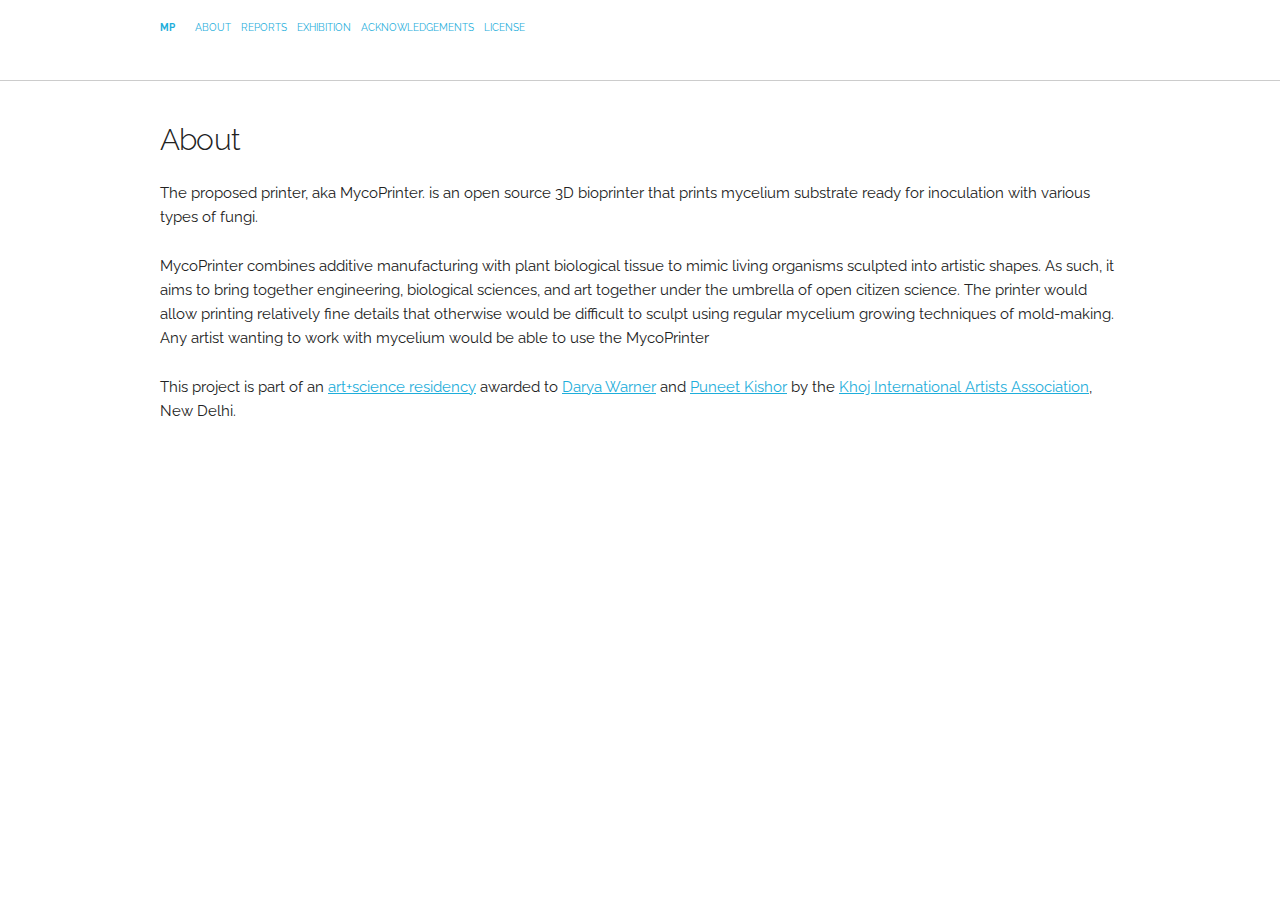
<file: about.html>
<!DOCTYPE html>
<html lang="en">
<head>
    <meta charset="utf-8">
    <title>MycoPrinter: About</title>
    <meta name="description" content="MycoPrinter, a bioprinter">
    <meta name="author" content="Puneet Kishor">
    <meta name="license" content="CC0 Public Domain Dedication">

    <meta name="viewport" content="width=device-width, initial-scale=1">

    <link href="//fonts.googleapis.com/css?family=Raleway:400,300,600" rel="stylesheet" type="text/css">

    <link rel="stylesheet" href="css/normalize.css">
    <link rel="stylesheet" href="css/skeleton.css">
    <link rel="stylesheet" href="css/mycoprinter.css">

    <link rel="icon" type="image/png" href="images/favicon.png">
</head>
<body>
    <nav class="top">
        <div class="container" id="mainMenu"></div>
        <div class="container off" id="subMenu"></div>
    </nav>

    <div class="container">
        <div class="row firstrow">
            <div class="twelve columns">
                <h4 id="about">About</h4>

                <p>The proposed printer, aka MycoPrinter. is an open source 3D bioprinter that prints mycelium substrate ready for inoculation with various types of fungi.</p>

                <p>MycoPrinter combines additive manufacturing with plant biological tissue to mimic living organisms sculpted into artistic shapes. As such, it aims to bring together engineering, biological sciences, and art together under the umbrella of open citizen science. The printer would allow printing relatively fine details that otherwise would be difficult to sculpt using regular mycelium growing techniques of mold-making. Any artist wanting to work with mycelium would be able to use the MycoPrinter</p>

                <p>This project is part of an <a href="http://khojworkshop.org/announcing-art-science-grantees/" target="_blank">art+science residency</a> awarded to <a href="http://www.daryawarner.com" target="_blank">Darya Warner</a> and <a href="https://punkish.org" target="_blank">Puneet Kishor</a> by the <a href="http://khojworkshop.org" target="_blank">Khoj International Artists Association</a>, New Delhi. </p>
            </div>
        </div>
    </div>

    <script src="js/mycoprinter.js"></script>
    <script>
    window.onload = function() {
        menuMaker();
    };
    </script>
</body>
</html>
</file>
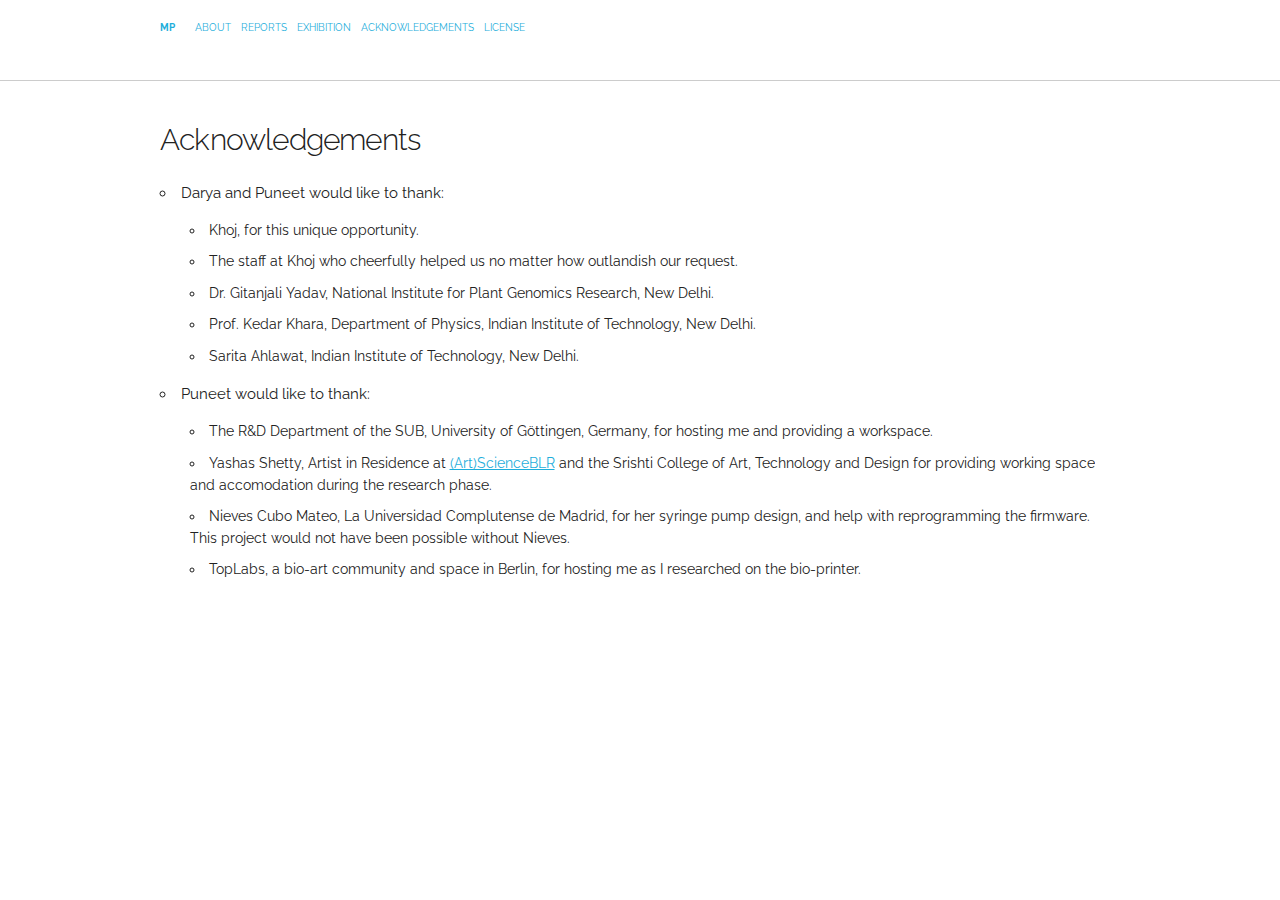
<file: acknowledgements.html>
<!DOCTYPE html>
<html lang="en">
<head>
    <meta charset="utf-8">
    <title>MycoPrinter: About</title>
    <meta name="description" content="MycoPrinter, a bioprinter">
    <meta name="author" content="Puneet Kishor">
    <meta name="license" content="CC0 Public Domain Dedication">

    <meta name="viewport" content="width=device-width, initial-scale=1">

    <link href="//fonts.googleapis.com/css?family=Raleway:400,300,600" rel="stylesheet" type="text/css">

    <link rel="stylesheet" href="css/normalize.css">
    <link rel="stylesheet" href="css/skeleton.css">
    <link rel="stylesheet" href="css/mycoprinter.css">

    <link rel="icon" type="image/png" href="images/favicon.png">
</head>
<body>
    <nav class="top">
        <div class="container" id="mainMenu"></div>
        <div class="container off" id="subMenu"></div>
    </nav>

    <div class="container">
        <div class="row firstrow">
            <div class="twelve columns">
                <h4 id="acknowledgements">Acknowledgements</h4>

                <ul>
                    <li>Darya and Puneet would like to thank:
                            <ul>
                                <li>Khoj, for this unique opportunity.</li>
                                <li>The staff at Khoj who cheerfully helped us no matter how outlandish our request.</li>
                                <li>Dr. Gitanjali Yadav, National Institute for Plant Genomics Research, New Delhi.</li>
                                <li>Prof. Kedar Khara, Department of Physics, Indian Institute of Technology, New Delhi.</li>
                                <li>Sarita Ahlawat, Indian Institute of Technology, New Delhi.</li>
                                
                            </ul>
                    <li>Puneet would like to thank:
                        <ul>
                            <li>The R&amp;D Department of the SUB, University of Göttingen, Germany, for hosting me and providing a workspace.</li>
                            <li>Yashas Shetty, Artist in Residence at <a href="http://artscienceblr.org" target="_blank">(Art)ScienceBLR</a> and the Srishti College of Art, Technology and Design for providing working space and accomodation during the research phase.</li>
                            <li>Nieves Cubo Mateo, La Universidad Complutense de Madrid, for her syringe pump design, and help with reprogramming the firmware. This project would not have been possible without Nieves.</li>
                            <li>TopLabs, a bio-art community and space in Berlin, for hosting me as I researched on the bio-printer.</li>
                        </ul> 
                    </li>
                </ul>
            </div>
        </div>
    </div>

    <script src="js/mycoprinter.js"></script>
    <script>
    window.onload = function() {
        menuMaker();
    };
    </script>
</body>
</html>
</file>
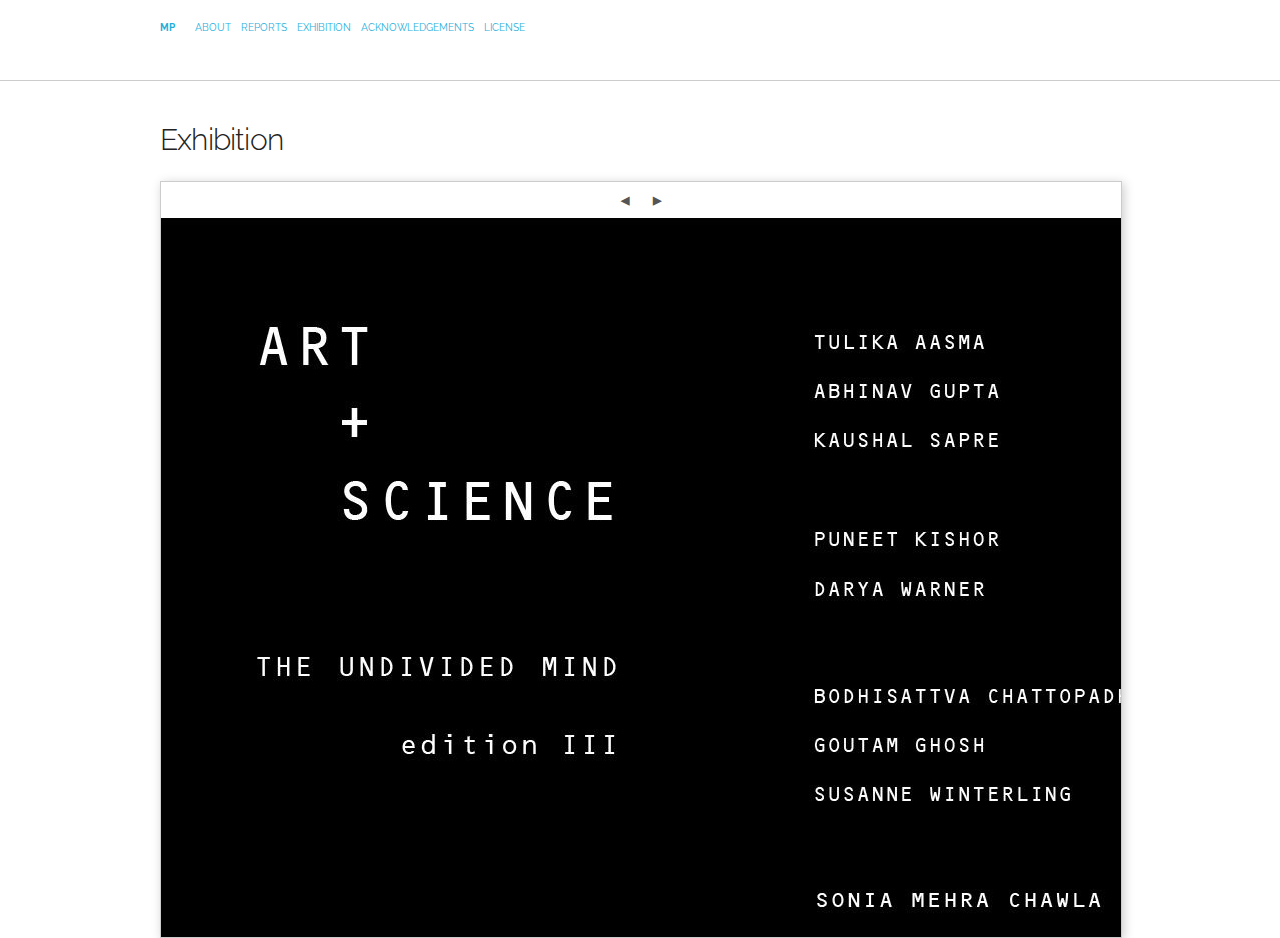
<file: exhibition.html>
<!DOCTYPE html>
<html lang="en">
<head>
    <meta charset="utf-8">
    <title>MycoPrinter: About</title>
    <meta name="description" content="MycoPrinter, a bioprinter">
    <meta name="author" content="Puneet Kishor">
    <meta name="license" content="CC0 Public Domain Dedication">

    <meta name="viewport" content="width=device-width, initial-scale=1">

    <link href="//fonts.googleapis.com/css?family=Raleway:400,300,600" rel="stylesheet" type="text/css">

    <link rel="stylesheet" href="css/normalize.css">
    <link rel="stylesheet" href="css/skeleton.css">
    <link rel="stylesheet" href="css/mycoprinter.css">

    <link rel="icon" type="image/png" href="images/favicon.png">
</head>
<body>
    <nav class="top">
        <div class="container" id="mainMenu"></div>
        <div class="container off" id="subMenu"></div>
    </nav>

    <div class="container">
        <div class="row firstrow">
            <div class="twelve columns">
                <h4 id="exhibition">Exhibition</h4>

            
                    <div class="carouselbox">
                        <div class="buttons">
                            <button class="prev">
                                ◀ <span class="offscreen">Previous</span>
                            </button>
                            <button class="next">
                                <span class="offscreen">Next</span> ▶ 
                            </button>
                        </div>
                        <div class="content">
                            <figure>
                                <img src="images/invite.jpg">
                                <figcaption>Open Studios Invitation</figcaption>
                            </figure>
                            <figure>
                                <img src="images/darya-substrate.jpg">
                                <figcaption>Darya</figcaption>
                            </figure>
                            <figure>
                                <img src="images/puneet-printer.jpg">
                                <figcaption>Puneet</figcaption>
                            </figure>
                            <figure>
                                <img src="images/bloom.jpg">
                                <figcaption>Bloom</figcaption>
                            </figure>
                            <figure>
                                <img src="images/seven-days-viewers.jpg">
                                <figcaption>Seven Days</figcaption>
                            </figure>
            
                            <figure>
                                <img src="images/syringe-pump.jpg">
                                <figcaption>Syringe Pump</figcaption>
                            </figure>
            
                            <figure>
                                <img src="images/incubator.jpg">
                                <figcaption>Incubator</figcaption>
                            </figure>
            
                            <figure>
                                <img src="images/viewers.jpg">
                                <figcaption>Viewers</figcaption>
                            </figure>
            
                            <figure>
                                <img src="images/viewers2.jpg">
                                <figcaption>Viewers</figcaption>
                            </figure>
            
                            <figure>
                                <img src="images/postcard.jpg">
                                <figcaption>Postcard</figcaption>
                            </figure>
                        </div>
                    </div>
            </div>
        </div>
    </div>

    <script src="js/mycoprinter.js"></script>
    <script>
    window.onload = function() {
        menuMaker();

        const carousel = (function(){
    
            // Read necessary elements from the DOM once
            var box = document.querySelector('.carouselbox');
            var next = box.querySelector('.next');
            var prev = box.querySelector('.prev');

            // Define the global counter, the items and the 
            // current item 
            var counter = 0;
            var items = box.querySelectorAll('.content figure');
            var amount = items.length;
            var current = items[0];

            box.classList.add('active');

            // navigate through the carousel

            function navigate(direction) {

                // hide the old current list item 
                current.classList.remove('current');
                
                // calculate th new position
                counter = counter + direction;
            
                // if the previous one was chosen
                // and the counter is less than 0 
                // make the counter the last element,
                // thus looping the carousel
                if (direction === -1 && counter < 0) { 
                    counter = amount - 1; 
                }
            
                // if the next button was clicked and there 
                // is no items element, set the counter 
                // to 0
                if (direction === 1 && !items[counter]) { 
                    counter = 0;
                }
            
                // set new current element 
                // and add CSS class
                current = items[counter];
                current.classList.add('current');
            }

            // add event handlers to buttons
            next.addEventListener('click', function(ev) {
                navigate(1);
            });
            prev.addEventListener('click', function(ev) {
                navigate(-1);
            });

            // show the first element 
            // (when direction is 0 counter doesn't change)
            navigate(0);

        })();
    };
    </script>
</body>
</html>
</file>
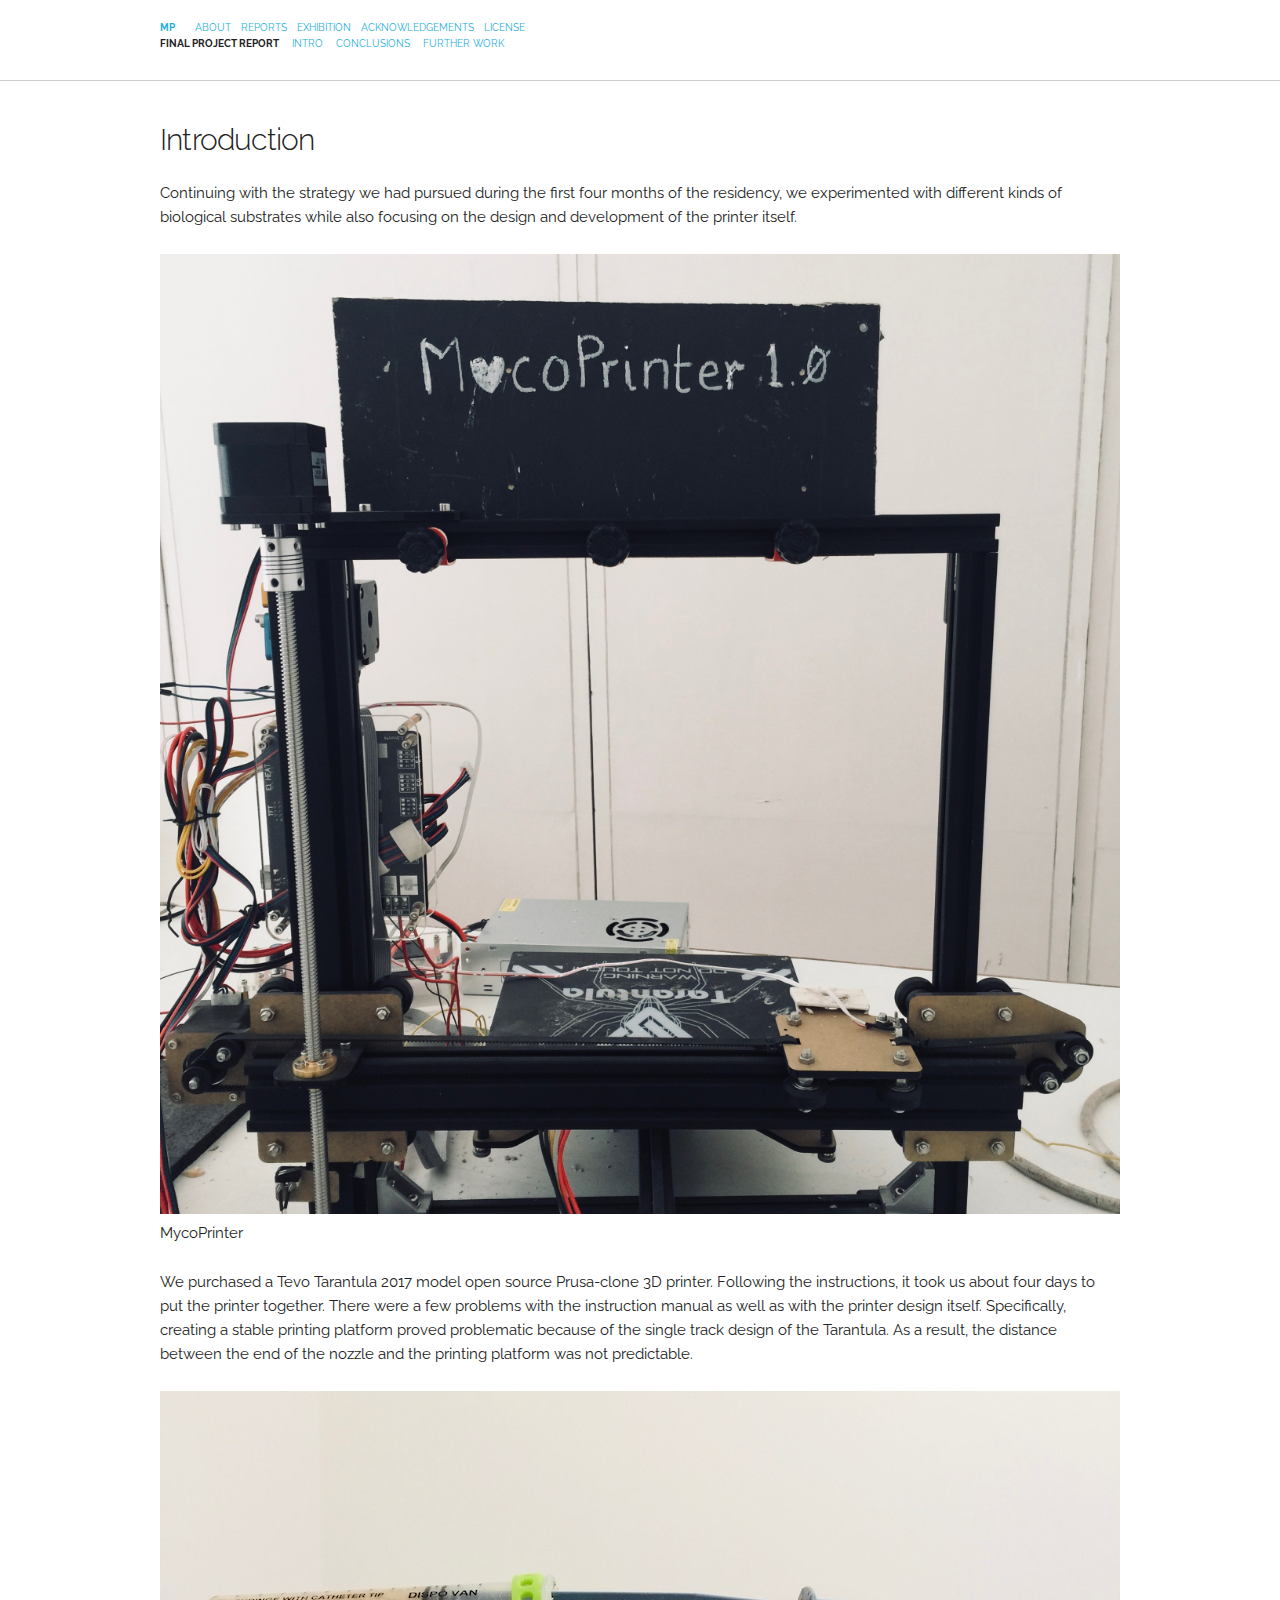
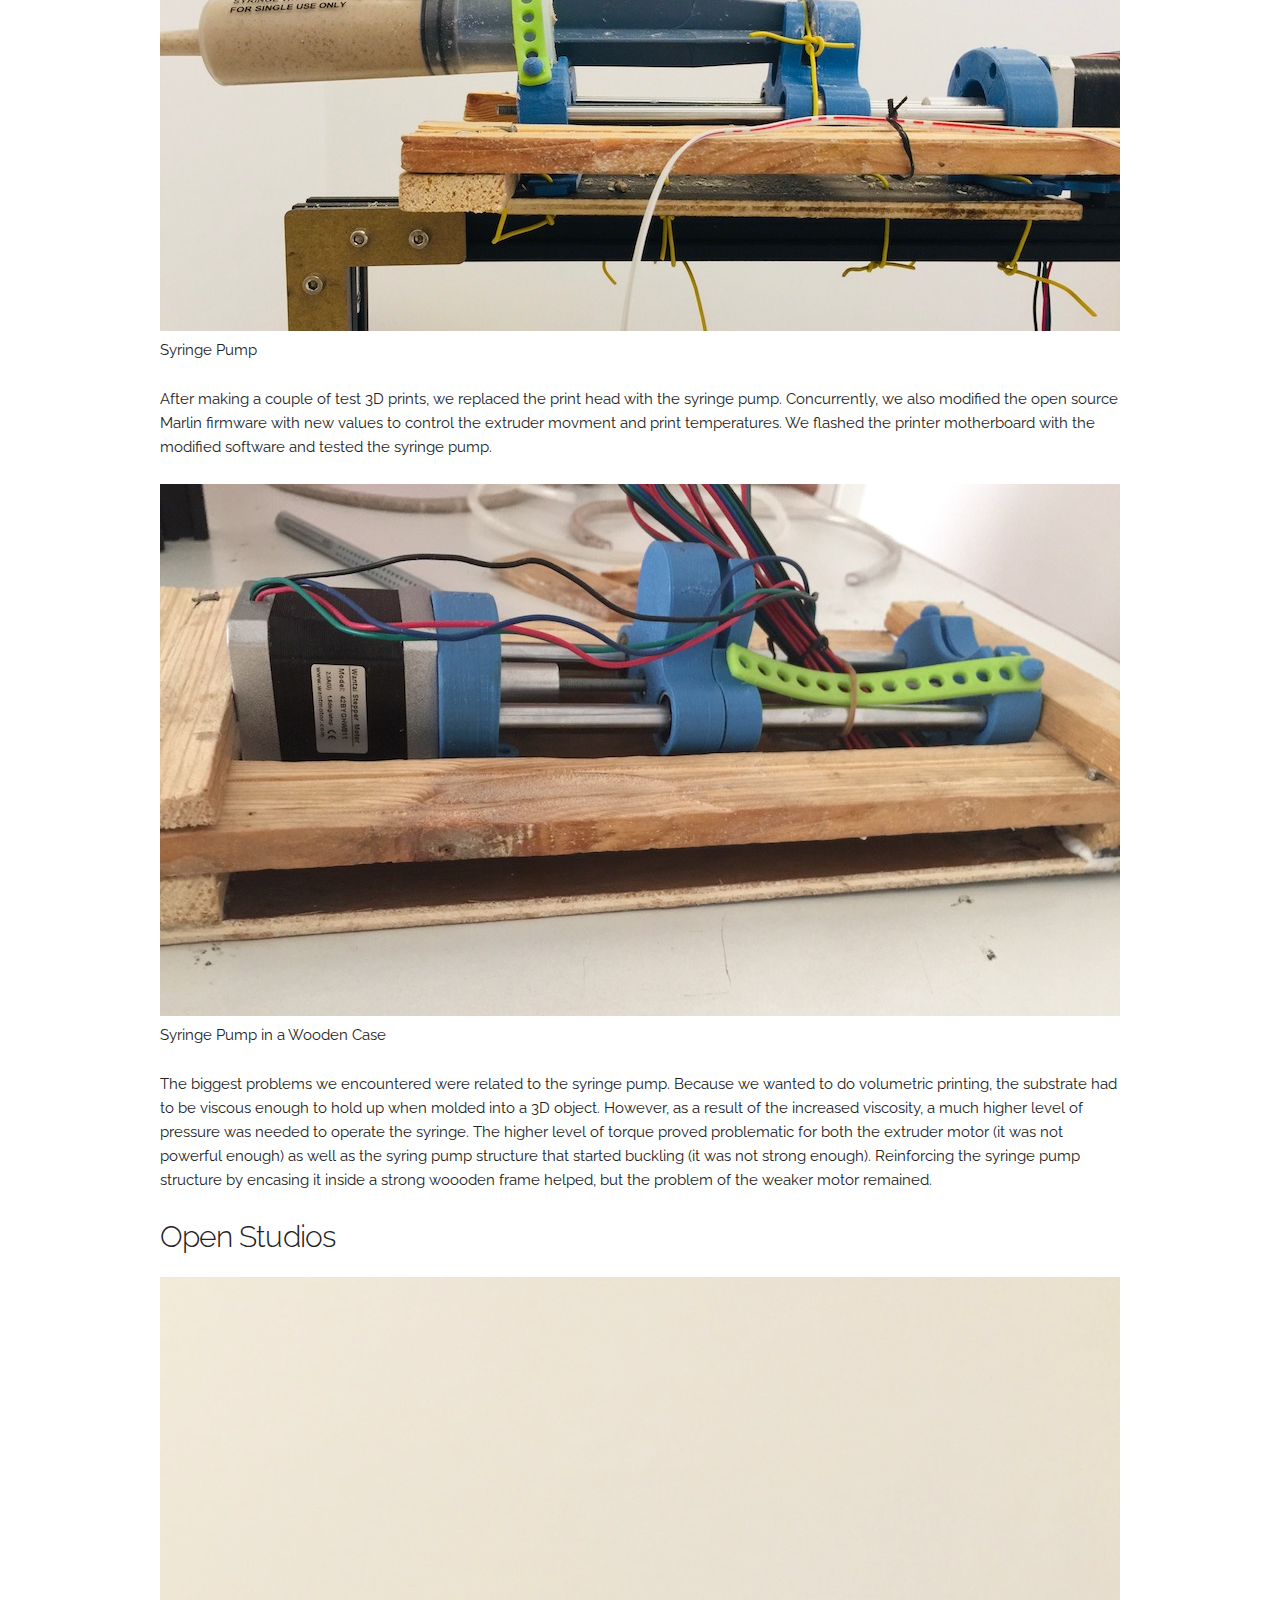
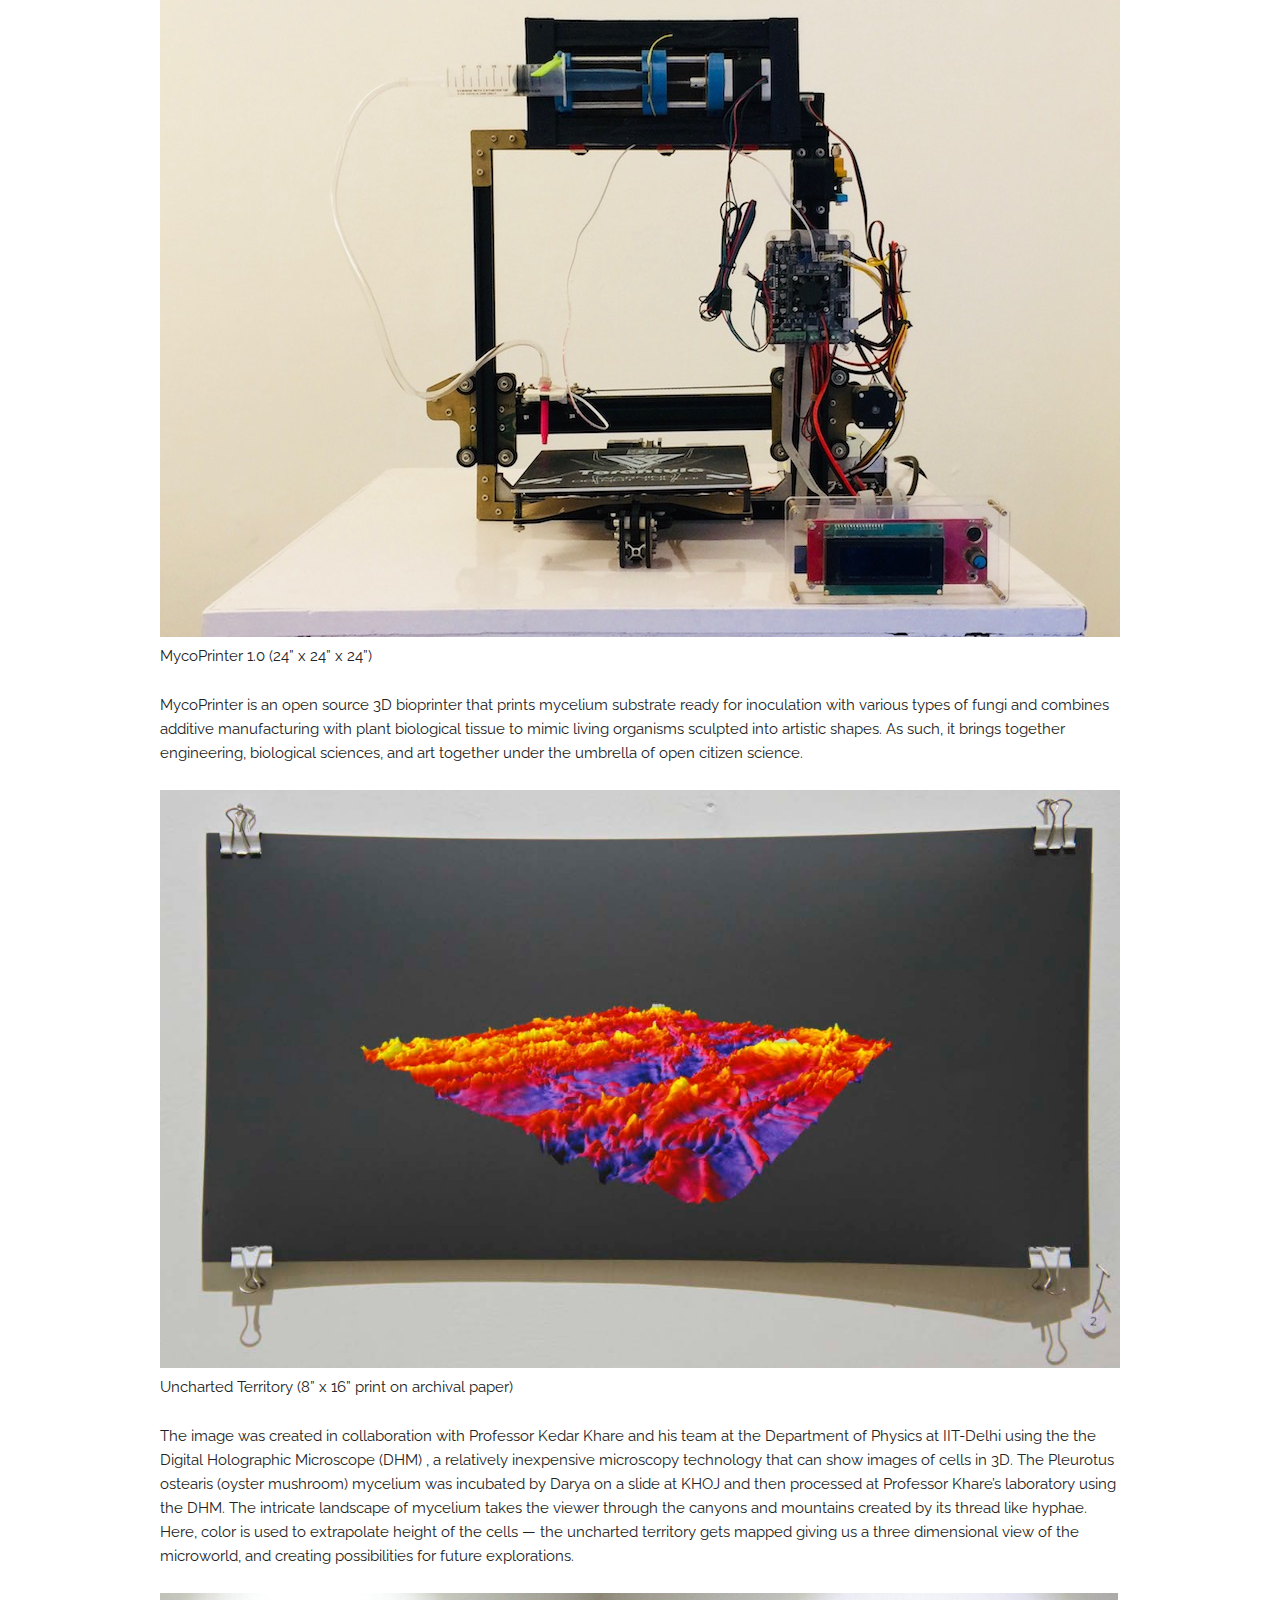
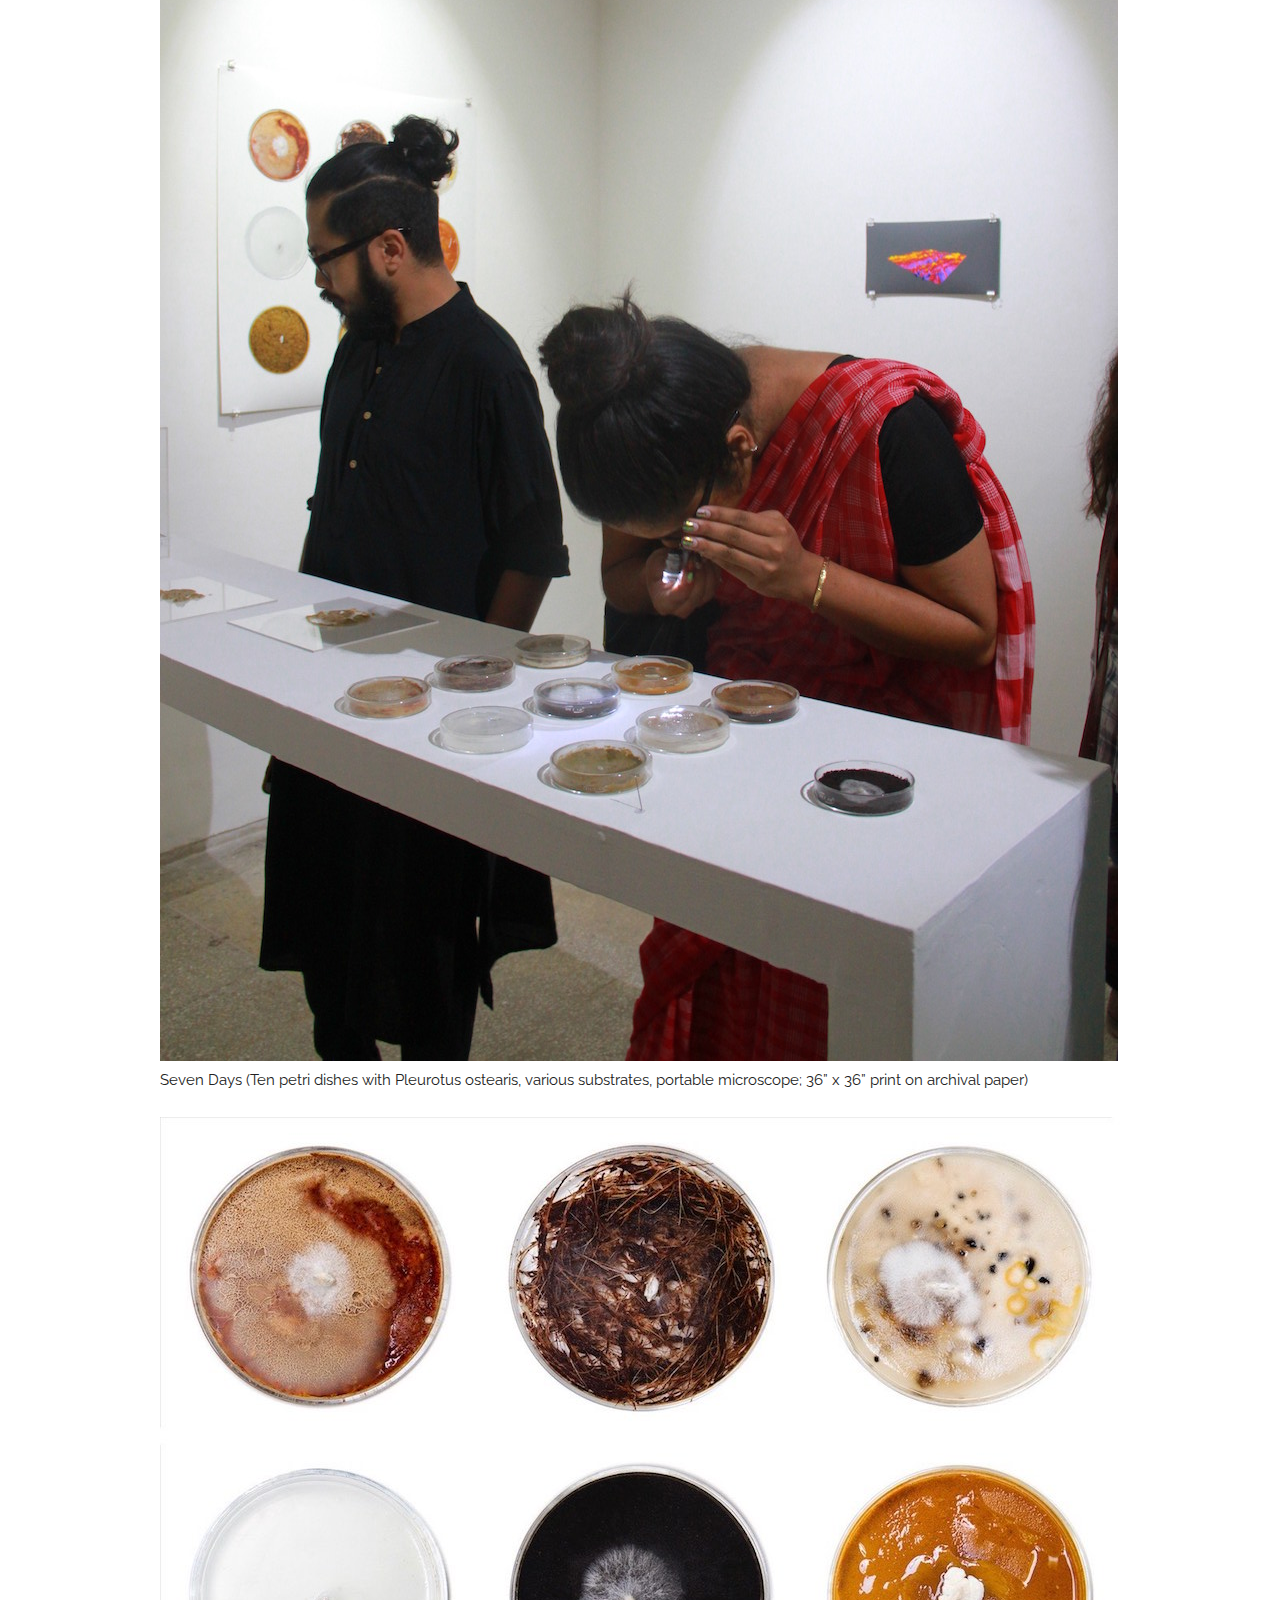
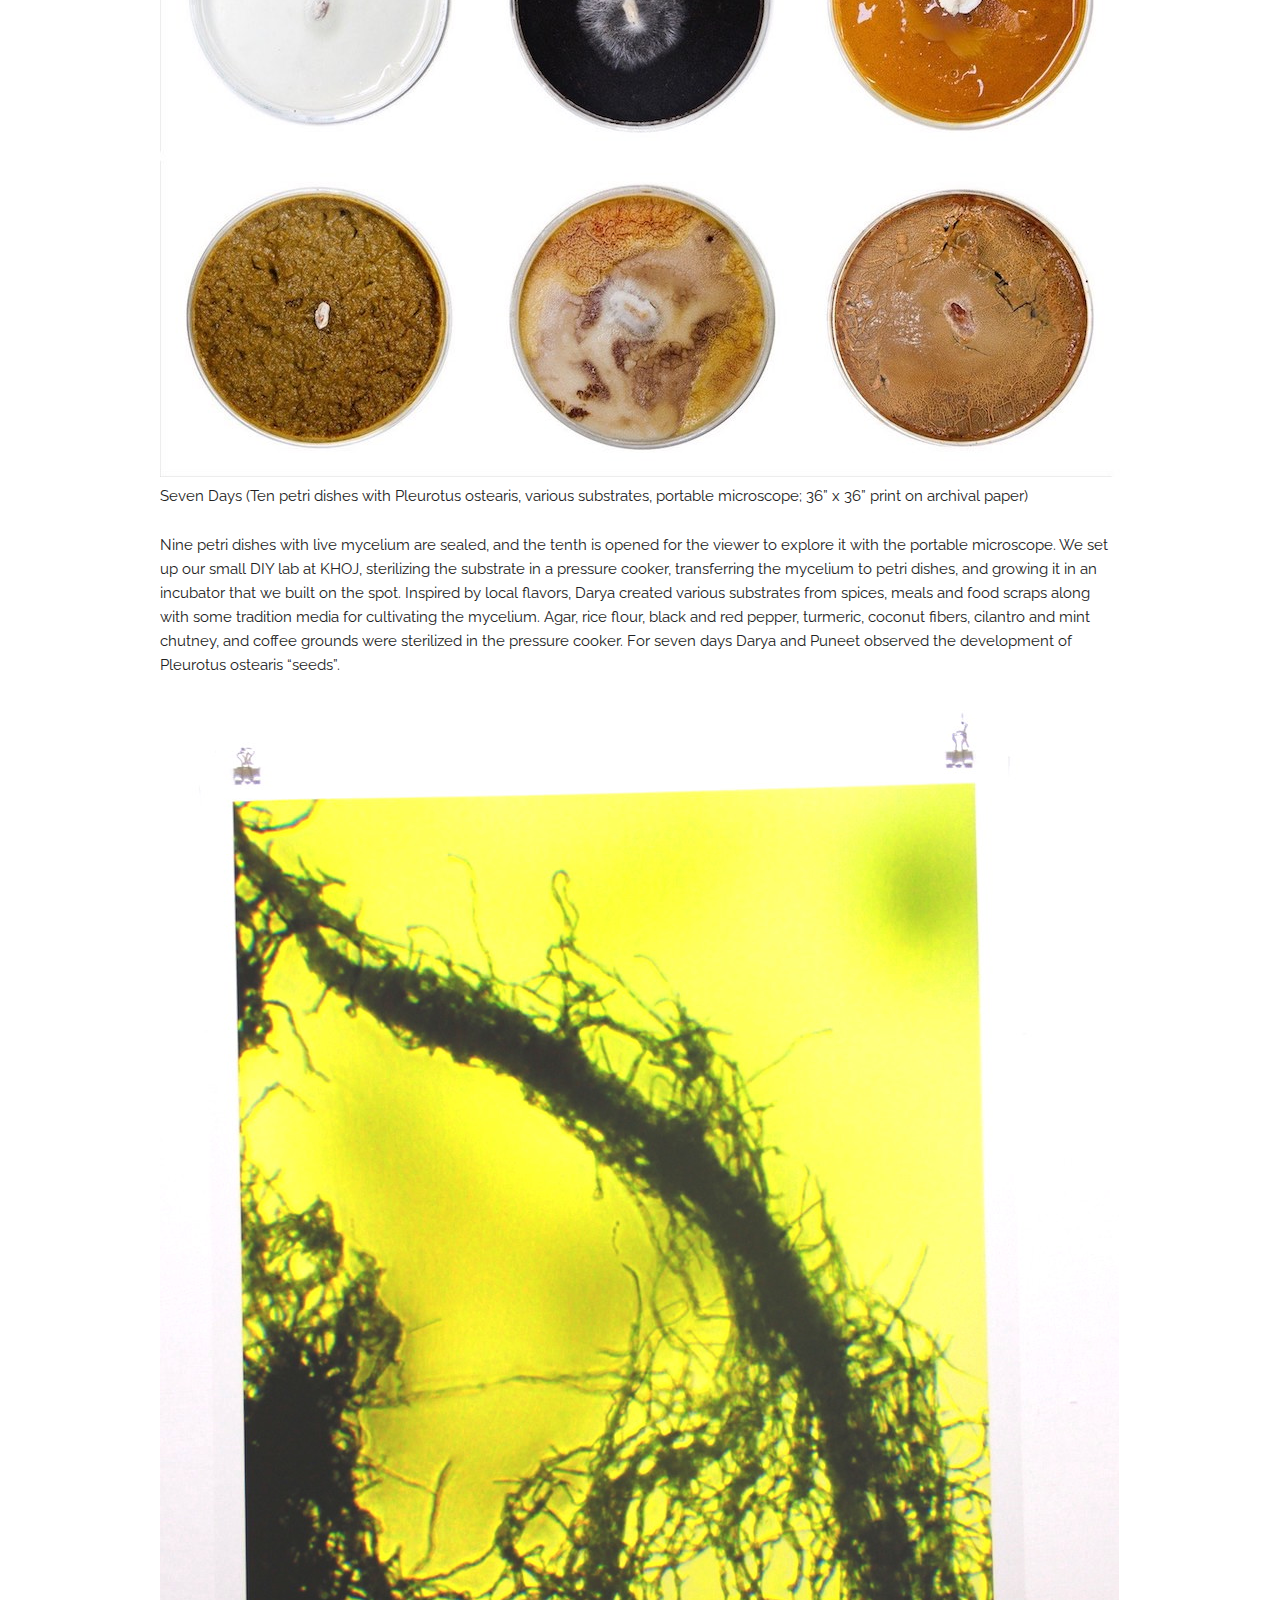
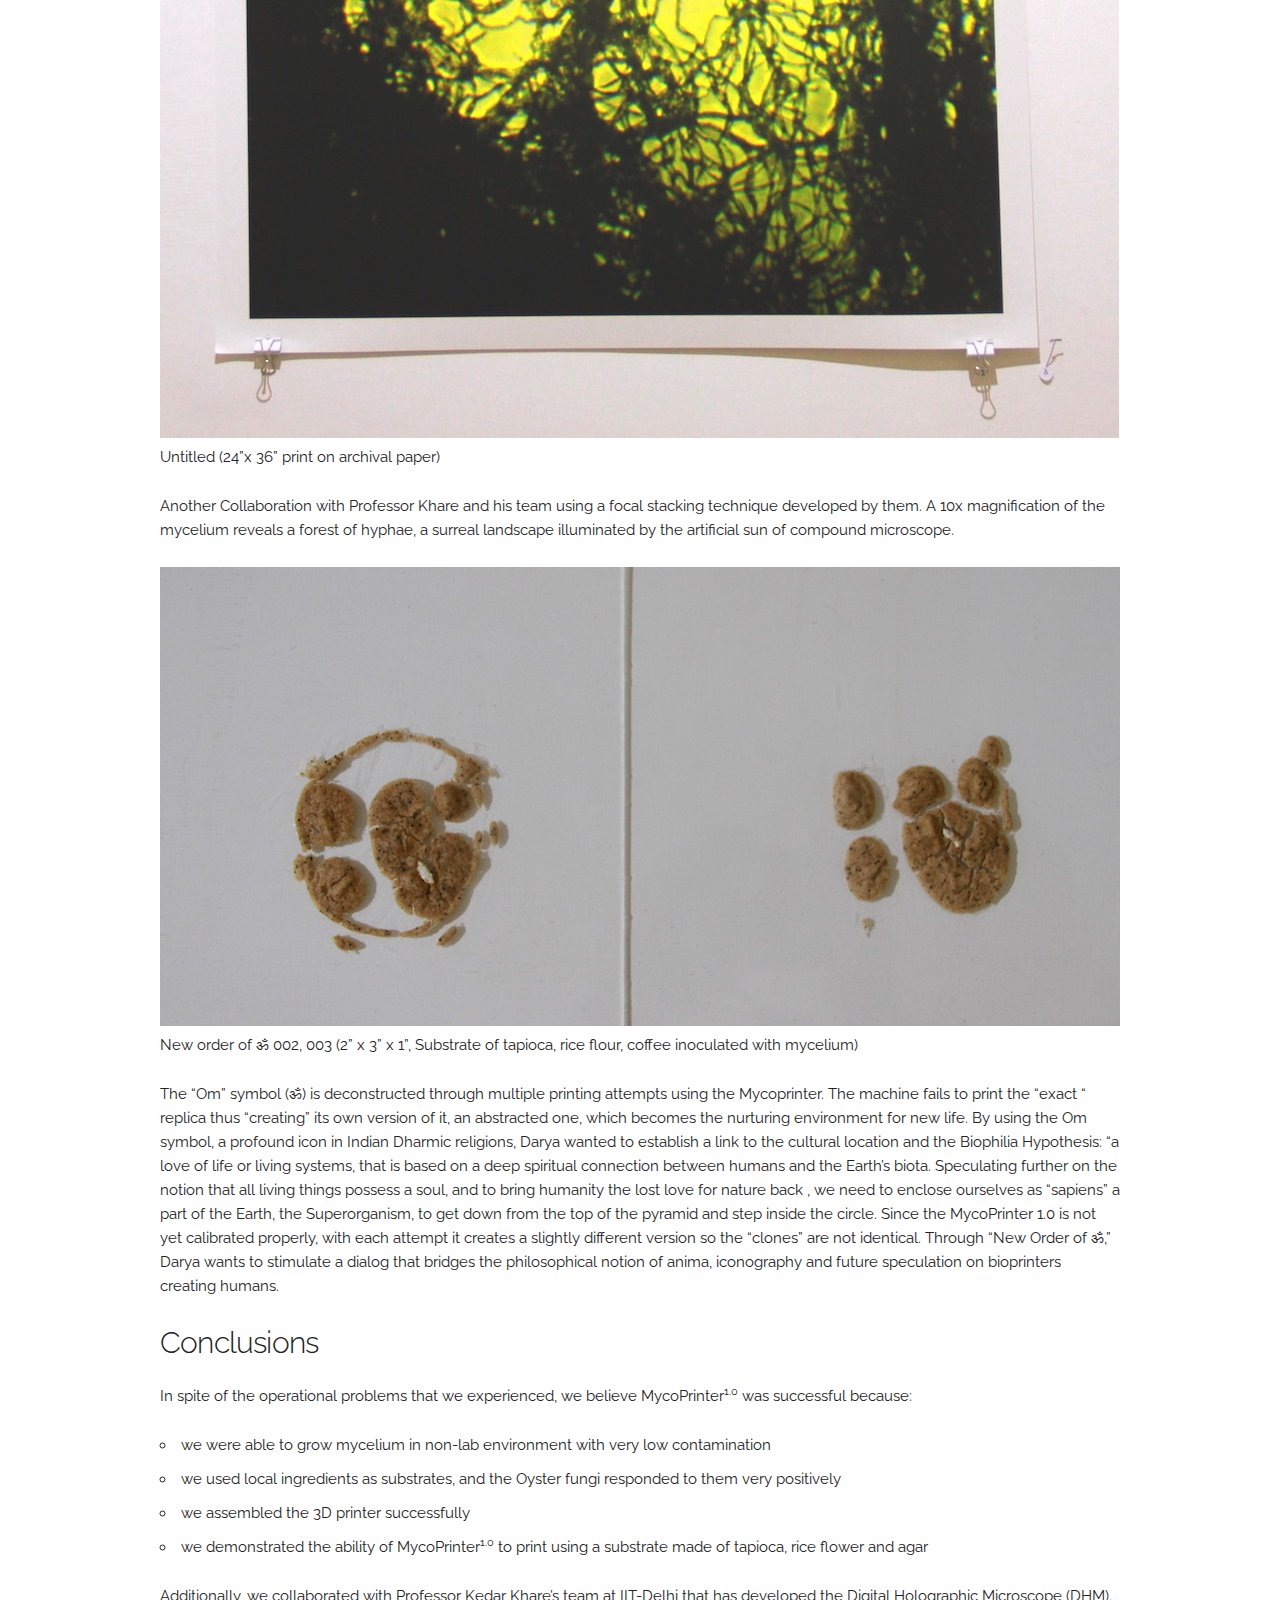
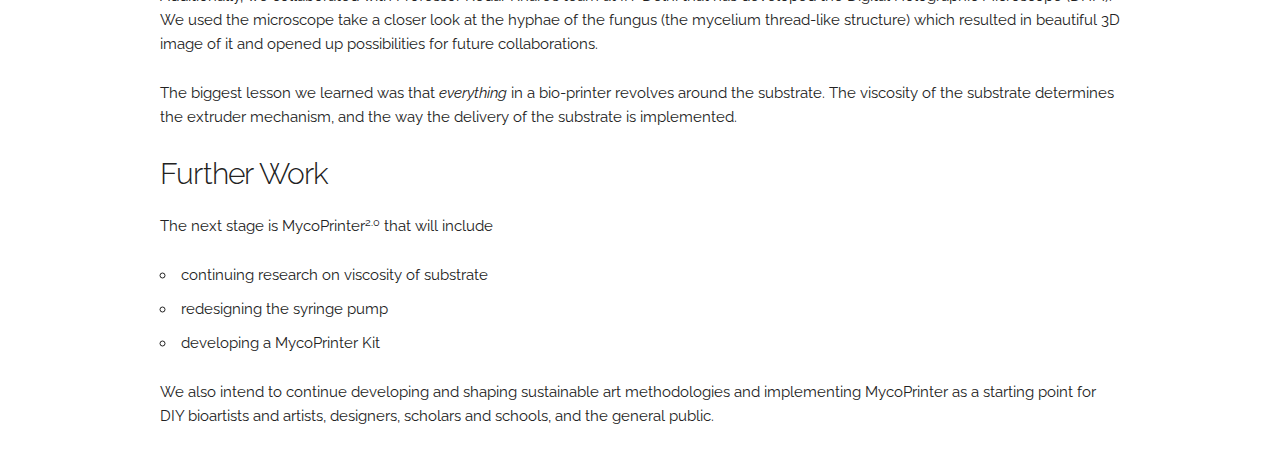
<file: final-report.html>
<!DOCTYPE html>
<html lang="en">
<head>
    <meta charset="utf-8">
    <title>MycoPrinter: Final Project Report</title>
    <meta name="description" content="MycoPrinter, a bioprinter">
    <meta name="author" content="Puneet Kishor">
    <meta name="license" content="CC0 Public Domain Dedication">

    <meta name="viewport" content="width=device-width, initial-scale=1">

    <link href="//fonts.googleapis.com/css?family=Raleway:400,300,600" rel="stylesheet" type="text/css">

    <link rel="stylesheet" href="css/normalize.css">
    <link rel="stylesheet" href="css/skeleton.css">
    <link rel="stylesheet" href="css/mycoprinter.css">

    <link rel="icon" type="image/png" href="images/favicon.png">
</head>
<body>
    <nav class="top">
        <div class="container" id="mainMenu"></div>
        <div class="container on" id="subMenu">
            <b>Final Project Report</b>
            <a class="n" href="#intro">Intro</a>
            <a class="n" href="#conclusions">Conclusions</a>
            <a class="n" href="#next">Further Work</a>
        </div>
    </nav>

    <div class="container">
        <div class="row firstrow">
            <div class="twelve columns">
                <h4 id="intro">Introduction</h4>

                <p>Continuing with the strategy we had pursued during the first four months of the residency, we experimented with different kinds of biological substrates while also focusing on the design and development of the printer itself.</p>

                <figure>
                    <img class="u-max-full-width" src="images/mycoprinter-3.jpg">
                    <figcaption>MycoPrinter</figcaption>
                </figure>

                <p>We purchased a Tevo Tarantula 2017 model open source Prusa-clone 3D printer. Following the instructions, it took us about four days to put the printer together. There were a few problems with the instruction manual as well as with the printer design itself. Specifically, creating a stable printing platform proved problematic because of the single track design of the Tarantula. As a result, the distance between the end of the nozzle and the printing platform was not predictable.</p>

                <figure>
                    <img class="u-max-full-width" src="images/syringe-pump.jpg">
                    <figcaption>Syringe Pump</figcaption>
                </figure>

                <p>After making a couple of test 3D prints, we replaced the print head with the syringe pump. Concurrently, we also modified the open source Marlin firmware with new values to control the extruder movment and print temperatures. We flashed the printer motherboard with the modified software and tested the syringe pump.</p>

                <figure>
                    <img class="u-max-full-width" src="images/syringe-pump-wooden-case.jpg">
                    <figcaption>Syringe Pump in a Wooden Case</figcaption>
                </figure>

                <p>The biggest problems we encountered were related to the syringe pump. Because we wanted to do volumetric printing, the substrate had to be viscous enough to hold up when molded into a 3D object. However, as a result of the increased viscosity, a much higher level of pressure was needed to operate the syringe. The higher level of torque proved problematic for both the extruder motor (it was not powerful enough) as well as the syring pump structure that started buckling (it was not strong enough). Reinforcing the syringe pump structure by encasing it inside a strong woooden frame helped, but the problem of the weaker motor remained.</p>

                <h4 id="openstudios">Open Studios</h4>

                <figure>
                    <img class="u-max-full-width" src="images/mycoprinter-1.jpg">
                    <figcaption>MycoPrinter 1.0 (24” x 24” x 24”)</figcaption>
                </figure>
              
                <p>MycoPrinter is an open source 3D bioprinter that prints mycelium substrate ready for inoculation with various types of fungi and combines additive manufacturing with plant biological tissue to mimic living organisms sculpted into artistic shapes. As such, it brings together engineering, biological sciences, and art together under the umbrella of open citizen science.</p>
              
                <figure>
                    <img class="u-max-full-width" src="images/uncharted-territory.jpg">
                    <figcaption>Uncharted Territory (8” x 16” print on archival paper)</figcaption>
                </figure>
              
                <p>The image was created in collaboration  with Professor Kedar Khare and his team at the Department of Physics at IIT-Delhi using the the Digital Holographic Microscope (DHM) , a relatively inexpensive microscopy technology that can show images of cells in 3D. The Pleurotus ostearis (oyster mushroom) mycelium was incubated by Darya on a slide at KHOJ and then processed at Professor Khare’s laboratory using the DHM. The intricate landscape of mycelium takes the viewer  through the canyons and mountains  created by its thread like hyphae. Here, color is used to extrapolate height of the cells — the uncharted territory gets mapped giving us a three dimensional view of the microworld, and creating possibilities for future explorations.</p>
                
                <figure>
                    <img class="u-max-full-width" src="images/seven-days-viewers.jpg">
                    <figcaption>Seven Days (Ten petri dishes with Pleurotus ostearis, various substrates, portable microscope; 36” x 36” print on archival paper)</figcaption>
                </figure>

                <figure>
                    <img class="u-max-full-width" src="images/petri-dishes.jpg">
                    <figcaption>Seven Days (Ten petri dishes with Pleurotus ostearis, various substrates, portable microscope; 36” x 36” print on archival paper)</figcaption>
                </figure>
               
                <p>Nine petri dishes with live mycelium are sealed, and the tenth is opened for the viewer to explore it with the portable microscope. We set up our small DIY lab at KHOJ, sterilizing the substrate in a pressure cooker, transferring the mycelium to petri dishes, and growing  it  in an incubator that we built on the spot. Inspired by local flavors, Darya created various substrates from spices, meals and food scraps along with some tradition media for cultivating the mycelium. Agar, rice flour, black and red pepper, turmeric, coconut fibers, cilantro and mint chutney, and coffee grounds were sterilized in the pressure cooker. For seven days Darya and Puneet observed the development of Pleurotus ostearis “seeds”.</p>
              
                <figure>
                    <img class="u-max-full-width" src="images/untitled.jpg">
                    <figcaption>Untitled (24”x 36” print  on archival paper)</figcaption>
                </figure>
     
                <p>Another Collaboration with Professor Khare and his team using a focal stacking technique developed by them. A 10x magnification of the mycelium reveals a forest of hyphae, a surreal landscape illuminated by the artificial sun of compound microscope.</p>
              
                <figure>
                    <img class="u-max-full-width" src="images/new-order.jpg">
                    <figcaption>New order of ॐ 002, 003 (2” x 3” x 1”, Substrate of tapioca, rice flour, coffee inoculated with mycelium)</figcaption>
                </figure>
              
                <p>The “Om” symbol (ॐ) is deconstructed through multiple printing attempts using the Mycoprinter.  The machine fails to print the “exact “ replica thus “creating” its own version of it, an abstracted one, which becomes the nurturing environment for new life. By using  the Om symbol, a  profound icon in Indian Dharmic religions,  Darya wanted to establish a link  to the cultural location and the Biophilia Hypothesis: “a love of life or living systems, that is based on a deep spiritual connection between humans and the Earth’s biota. Speculating further on the notion that all living things possess a soul, and  to bring  humanity  the lost love for nature back , we need to enclose ourselves as “sapiens” a part of the Earth, the Superorganism, to get down from the top of the pyramid and  step inside the circle. Since the MycoPrinter 1.0 is not yet calibrated properly, with each attempt it creates a slightly different version so the “clones” are not identical.  Through “New Order of ॐ,” Darya wants to stimulate  a dialog that  bridges the philosophical notion of anima, iconography  and future speculation on bioprinters creating humans.</p>

                <h4 id="conclusions">Conclusions</h4>

                <p>In spite of the operational problems that we experienced, we believe MycoPrinter<sup>1.0</sup> was successful because:</p>

                <ul>
                    <li>we were able to grow mycelium in non-lab environment with very low contamination</li>
                    <li>we used local ingredients as substrates, and the Oyster fungi responded to them very positively</li>
                    <li>we assembled the 3D printer successfully</li>
                    <li>we demonstrated the ability of MycoPrinter<sup>1.0</sup> to print using a substrate made of tapioca, rice flower and agar</li>
                </ul>

                <p>Additionally, we collaborated with Professor Kedar Khare’s team at IIT-Delhi that has developed the Digital Holographic Microscope (DHM). We used the microscope take a closer look at the hyphae of the fungus (the mycelium thread-like structure) which resulted in beautiful 3D image of it and opened up possibilities for future collaborations.</p>

                <p>The biggest lesson we learned was that <i>everything</i> in a bio-printer revolves around the substrate. The viscosity of the substrate determines the extruder mechanism, and the way the delivery of the substrate is implemented.</p>
                    
                <h4 id="next">Further Work</h4>

                <p>The next stage is MycoPrinter<sup>2.0</sup> that will include</p>

                <ul>
                    <li>continuing research on viscosity of substrate</li>
                    <li>redesigning the syringe pump</li>
                    <li>developing a MycoPrinter Kit</li>
                </ul>

                <p>We also intend to continue developing and shaping sustainable art methodologies and implementing MycoPrinter as a starting point for DIY bioartists and artists, designers, scholars and schools, and the general public.</p>
            </div>
        </div>
    </div>

    <script src="js/mycoprinter.js"></script>
    <script>
    window.onload = function() {
        menuMaker();
    };
    </script>
</body>
</html>
</file>
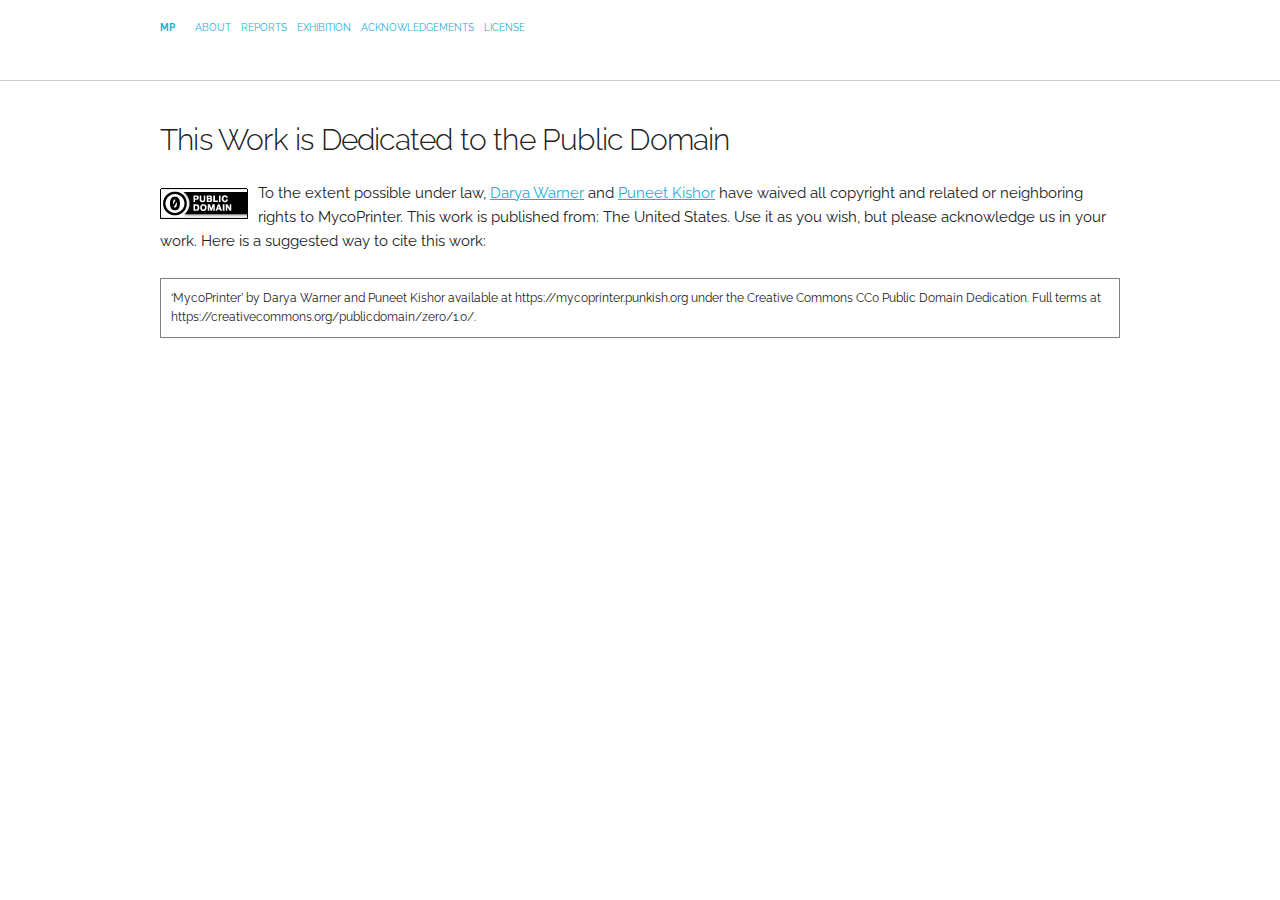
<file: license.html>
<!DOCTYPE html>
<html lang="en">
<head>
    <meta charset="utf-8">
    <title>MycoPrinter: About</title>
    <meta name="description" content="MycoPrinter, a bioprinter">
    <meta name="author" content="Puneet Kishor">
    <meta name="license" content="CC0 Public Domain Dedication">

    <meta name="viewport" content="width=device-width, initial-scale=1">

    <link href="//fonts.googleapis.com/css?family=Raleway:400,300,600" rel="stylesheet" type="text/css">

    <link rel="stylesheet" href="css/normalize.css">
    <link rel="stylesheet" href="css/skeleton.css">
    <link rel="stylesheet" href="css/mycoprinter.css">

    <link rel="icon" type="image/png" href="images/favicon.png">
</head>
<body>
    <nav class="top">
        <div class="container" id="mainMenu"></div>
        <div class="container off" id="subMenu"></div>
    </nav>

    <div class="container">
        <div class="row firstrow">
            <div class="twelve columns">
                <h4 id="license">This Work is Dedicated to the Public Domain</h4>

                <p xmlns:dct="http://purl.org/dc/terms/" xmlns:vcard="http://www.w3.org/2001/vcard-rdf/3.0#"><a rel="license" href="http://creativecommons.org/publicdomain/zero/1.0/"><img src="images/88x31.png" alt="CC0" align="left" id="cc0"></a> To the extent possible under law, <a rel="dct:publisher" href="http://www.daryawarner.com"><span property="dct:title">Darya Warner</span></a> and <a rel="dct:publisher" href="https://punkish.org"><span property="dct:title">Puneet Kishor</span></a> have waived all copyright and related or neighboring rights to <span property="dct:title">MycoPrinter</span>. This work is published from: <span property="vcard:Country" datatype="dct:ISO3166"
                        content="US">The United States</span>. Use it as you wish, but please acknowledge us in your work. Here is a suggested way to cite this work:

                    <div id="citation">
                        <cite>‘MycoPrinter’ by Darya Warner and Puneet Kishor available at https://mycoprinter.punkish.org under the Creative Commons CC0 Public Domain Dedication. Full terms at https://creativecommons.org/publicdomain/zero/1.0/.</cite>
                    </div>
                </p>
            </div>
        </div>
    </div>

    <script src="js/mycoprinter.js"></script>
    <script>
    window.onload = function() {
        menuMaker();
    };
    </script>
</body>
</html>
</file>
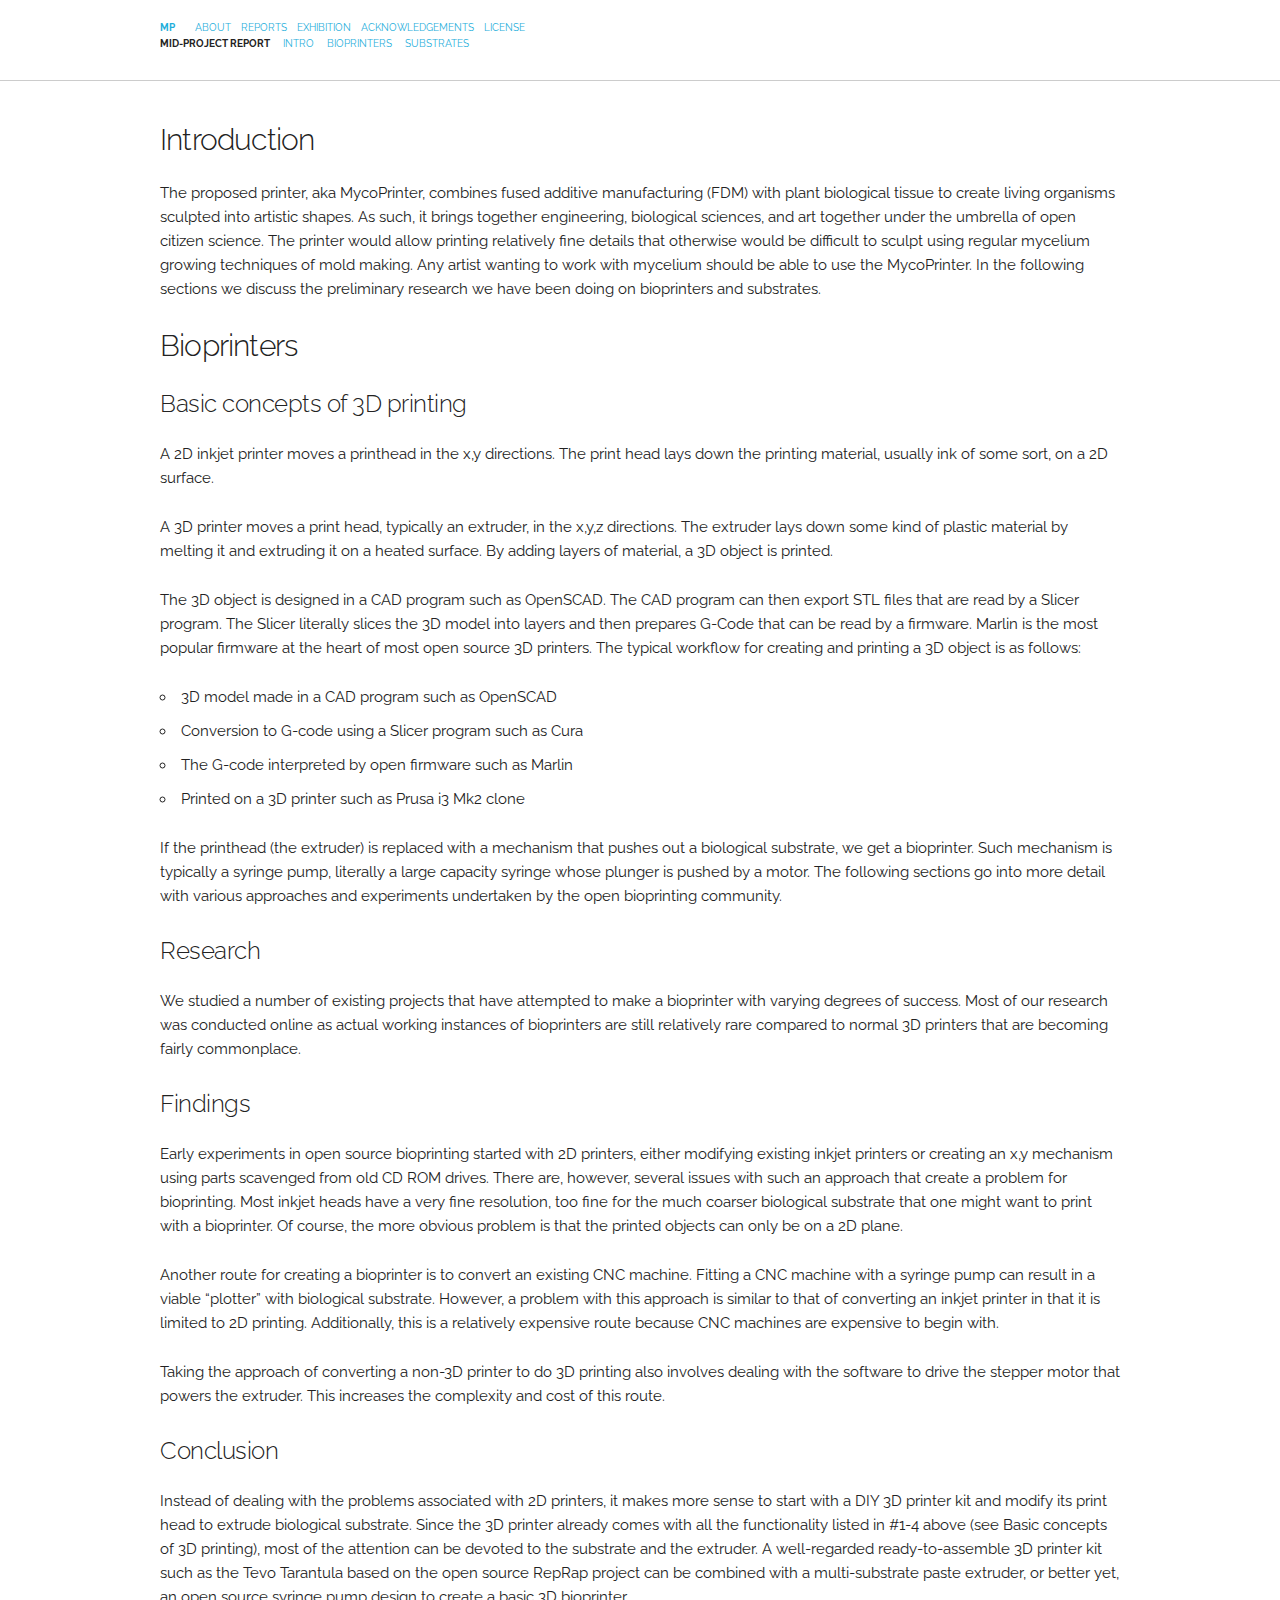
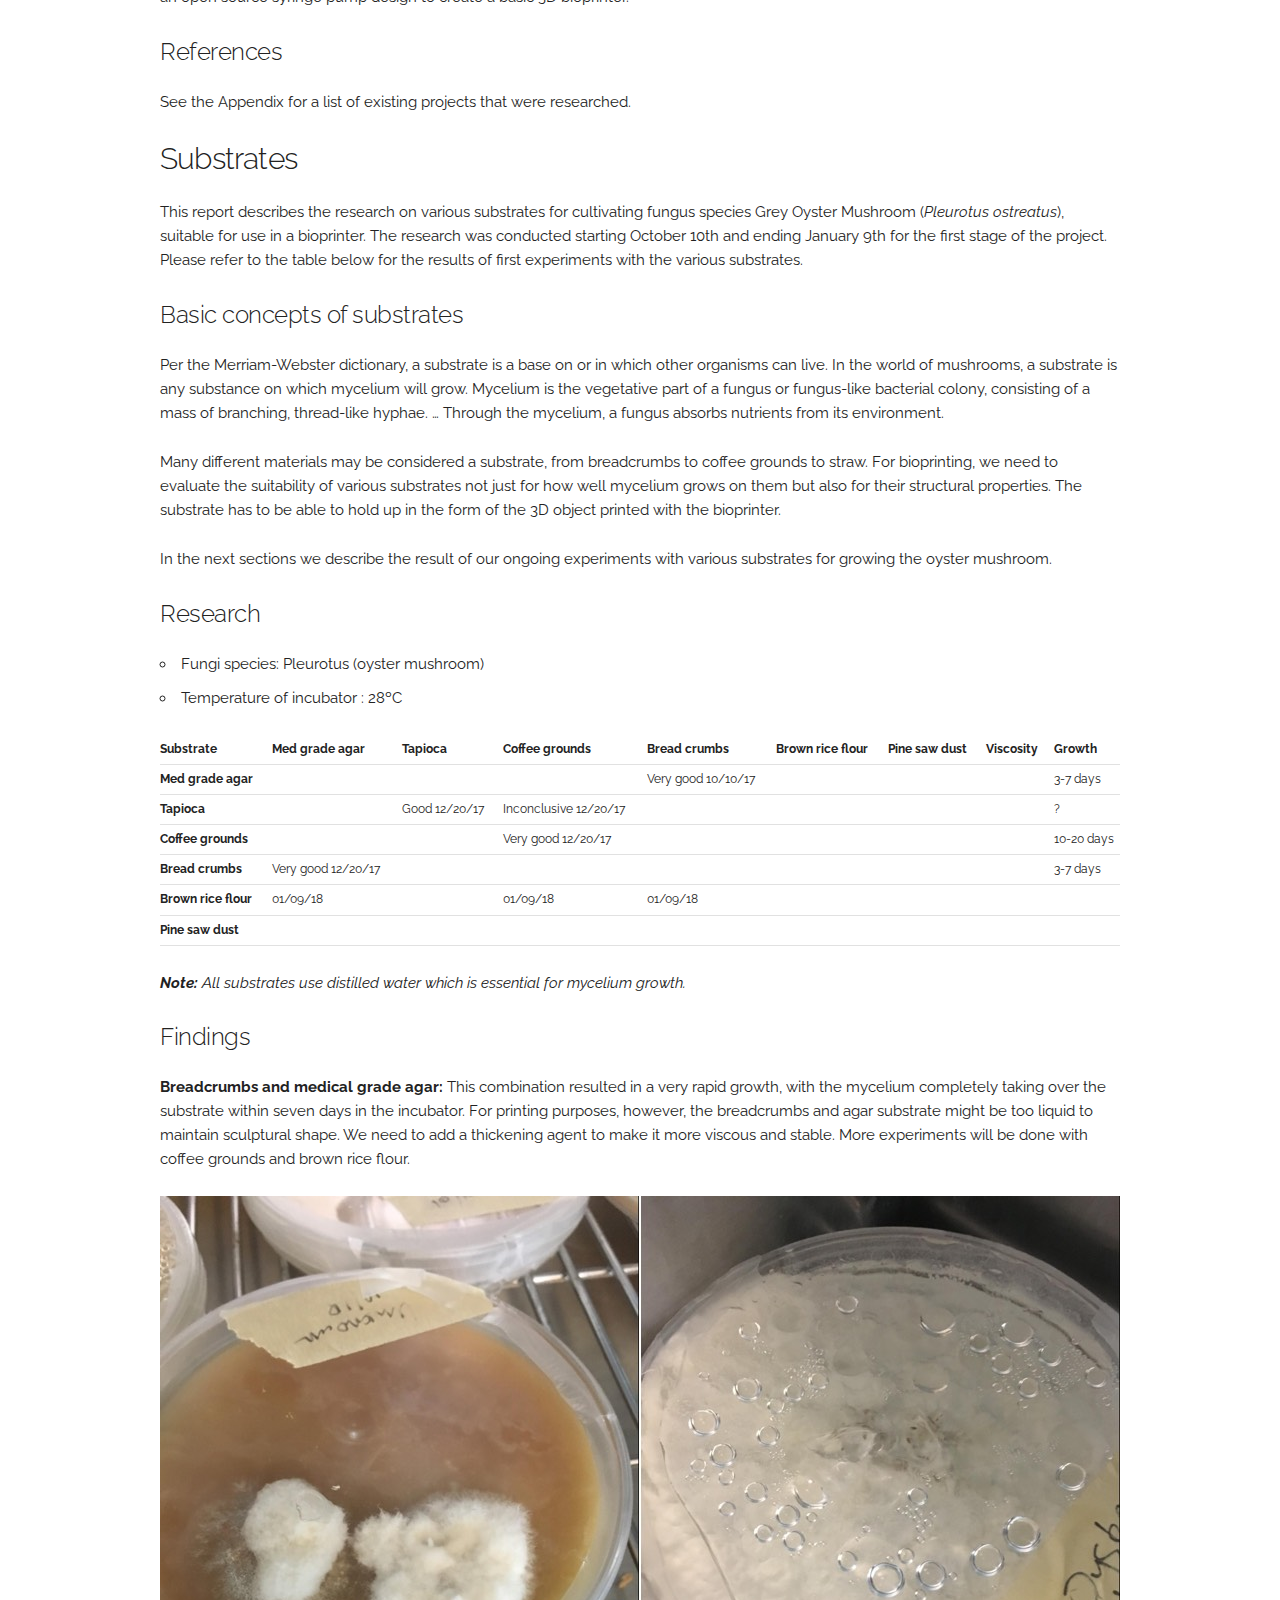
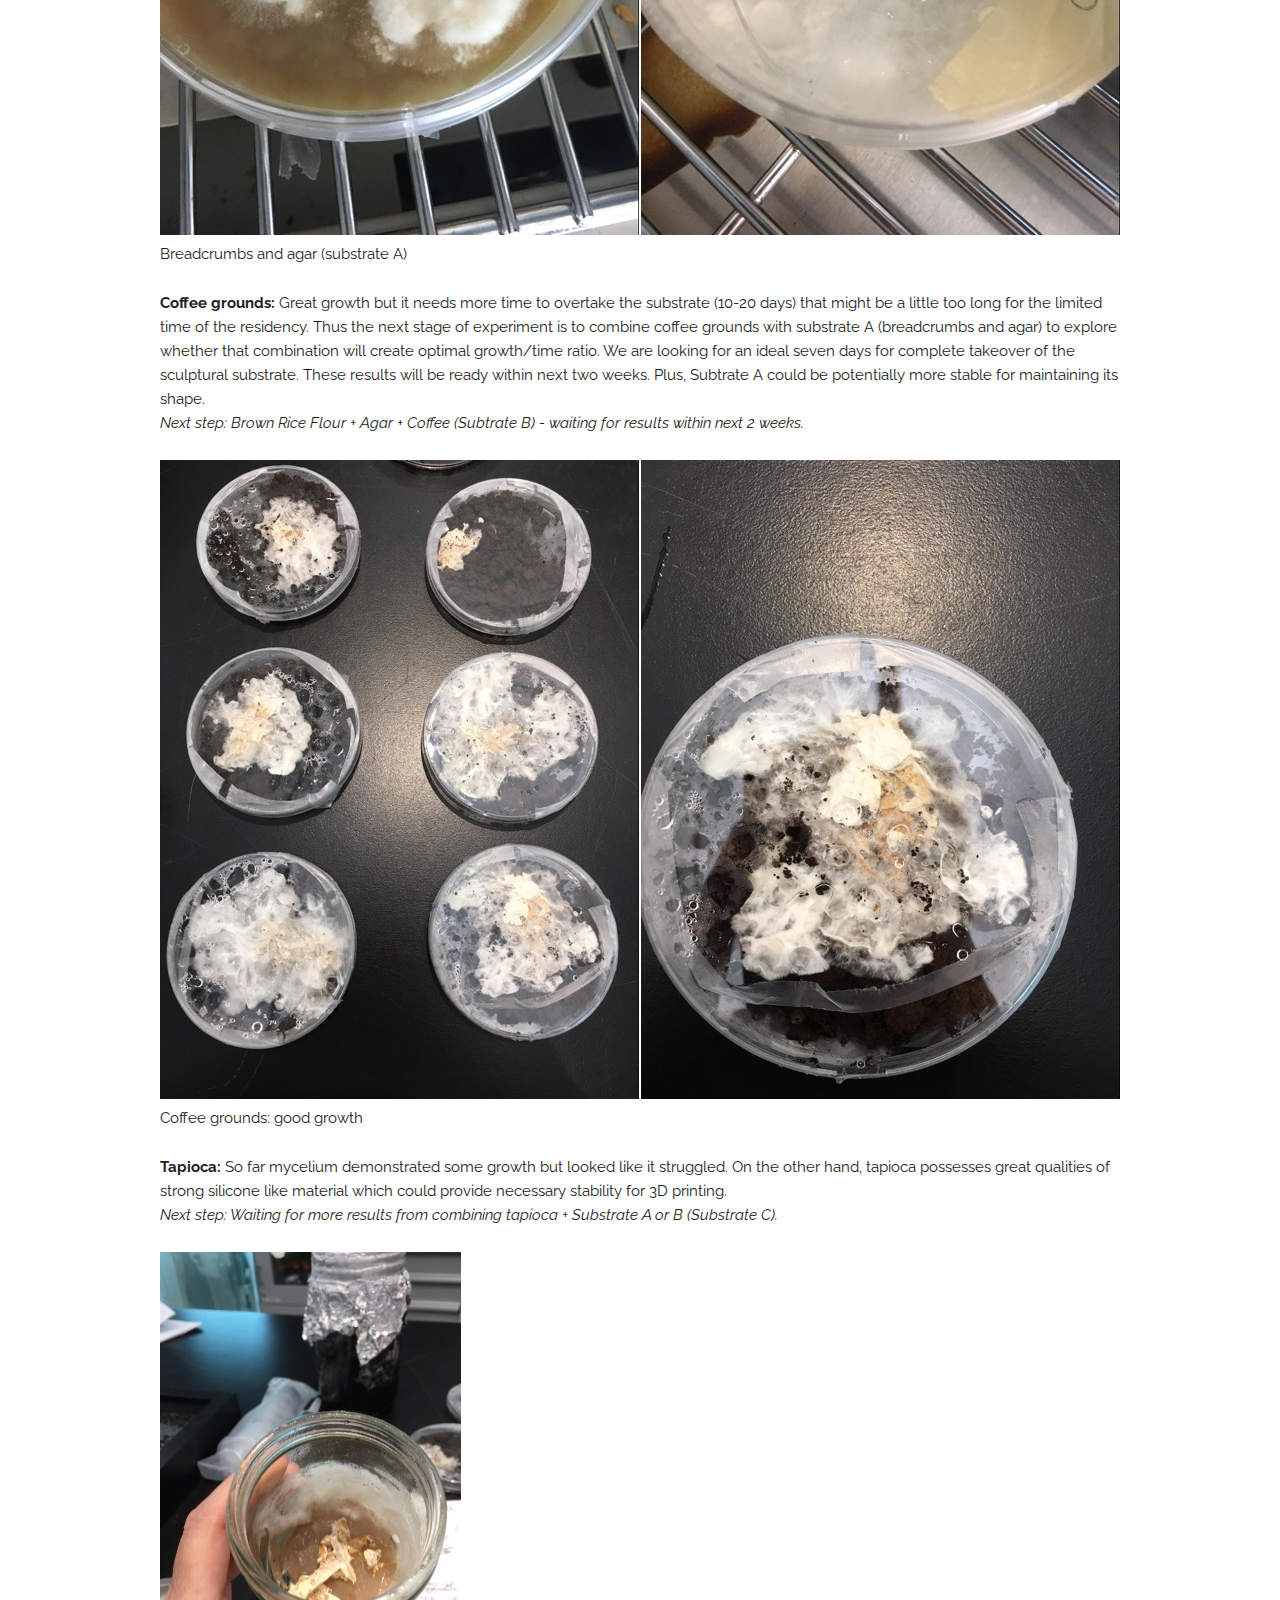
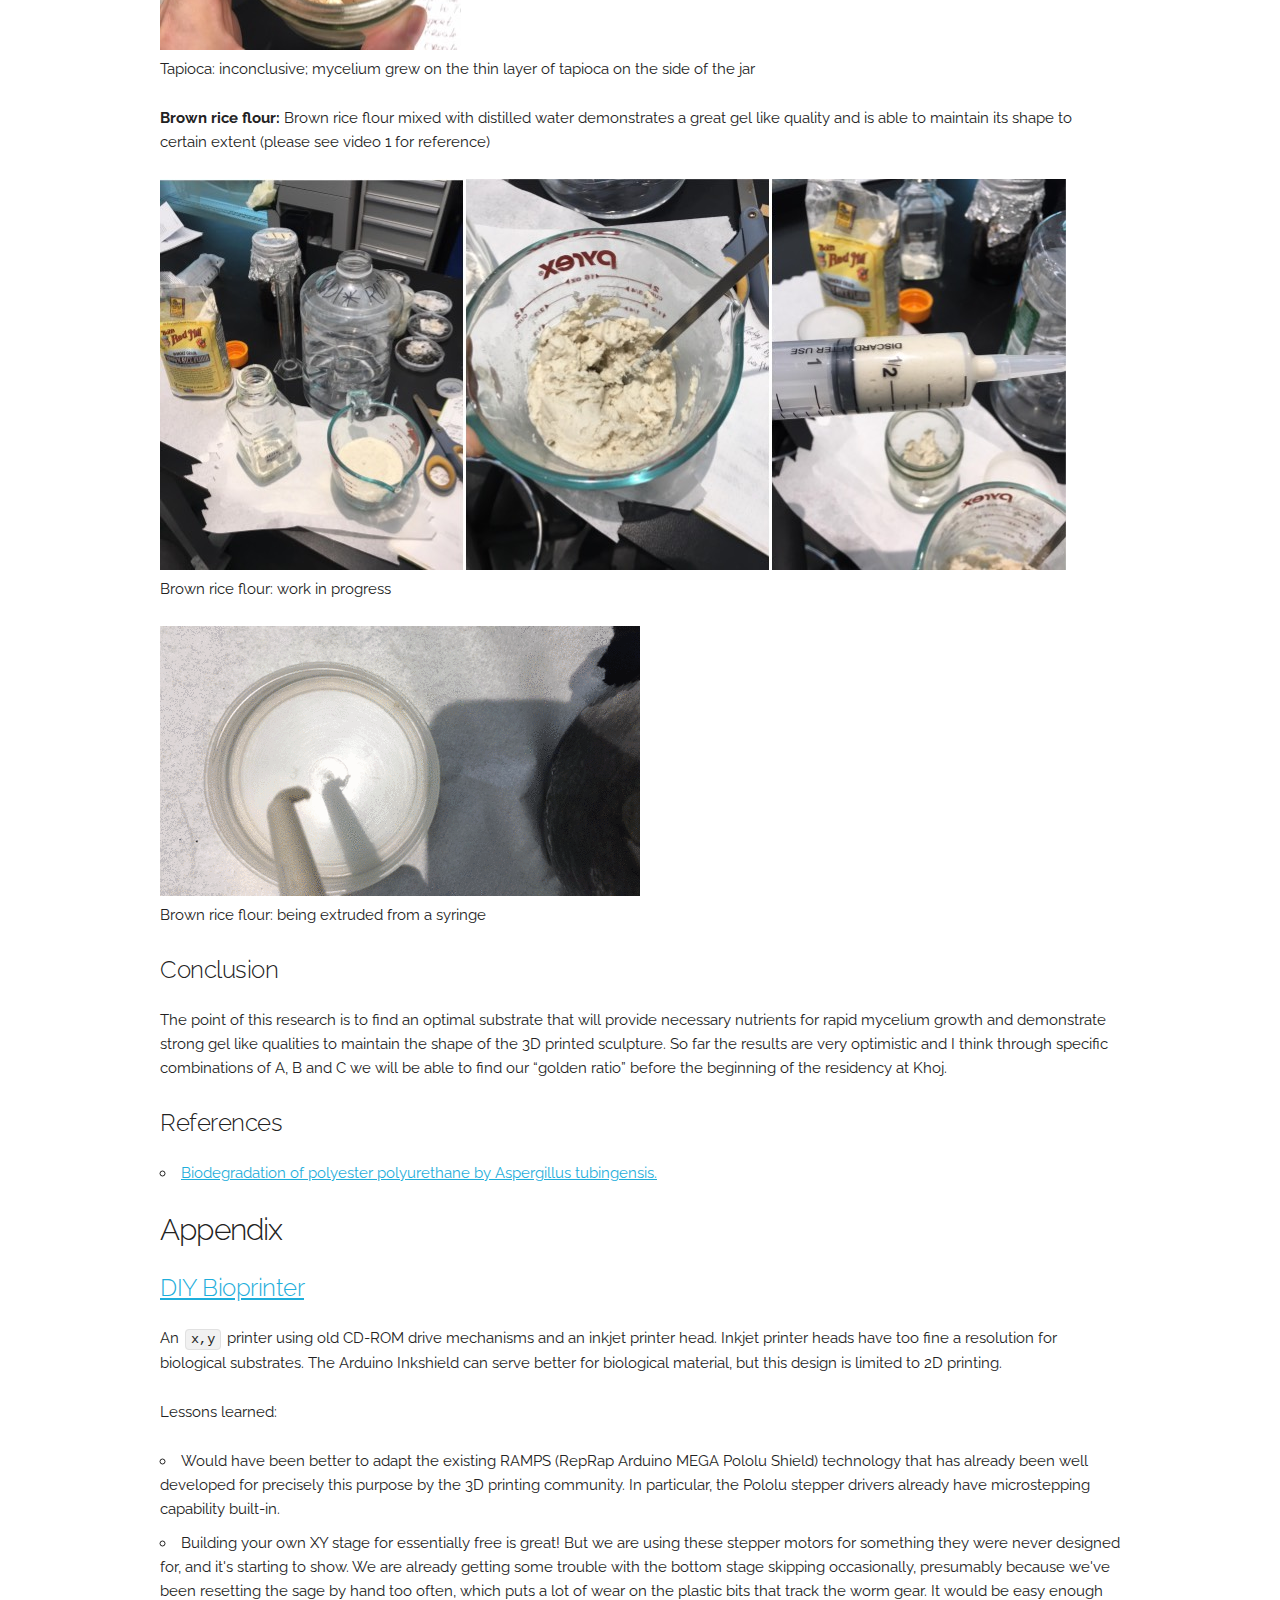
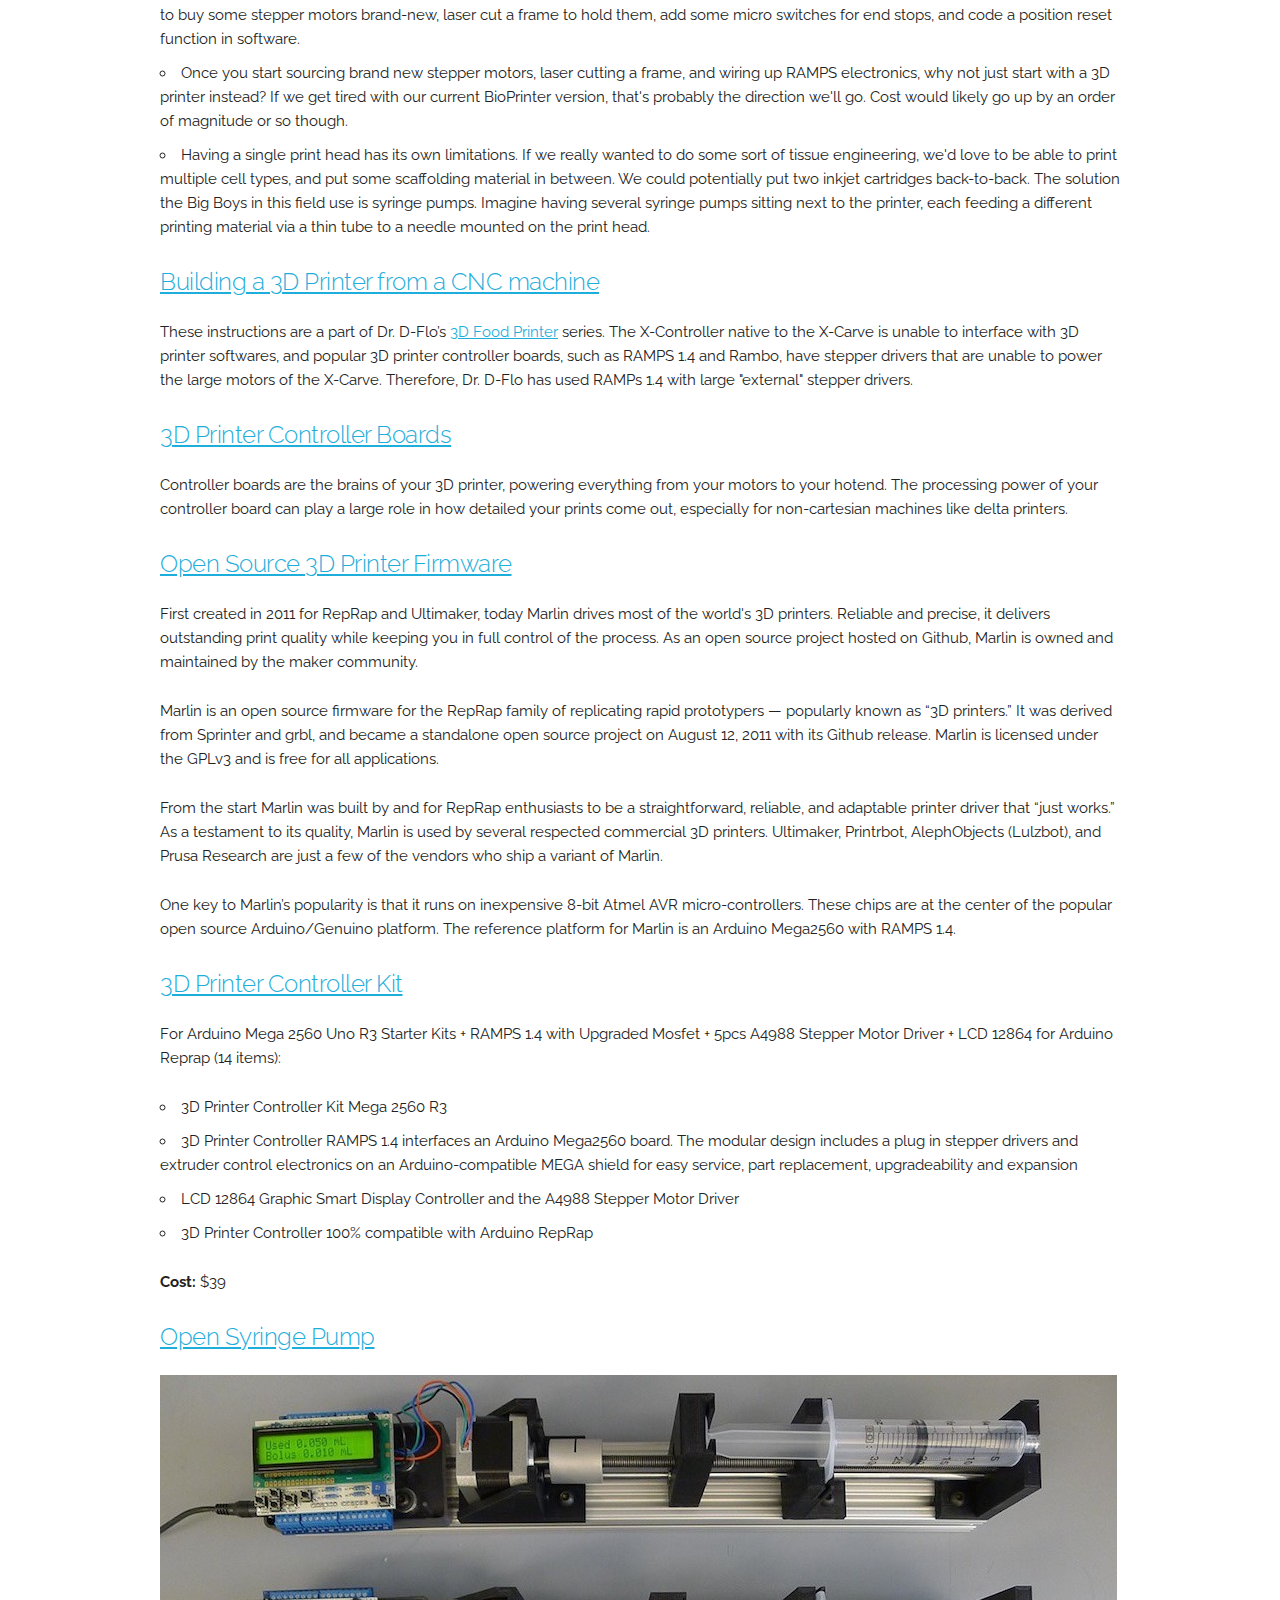
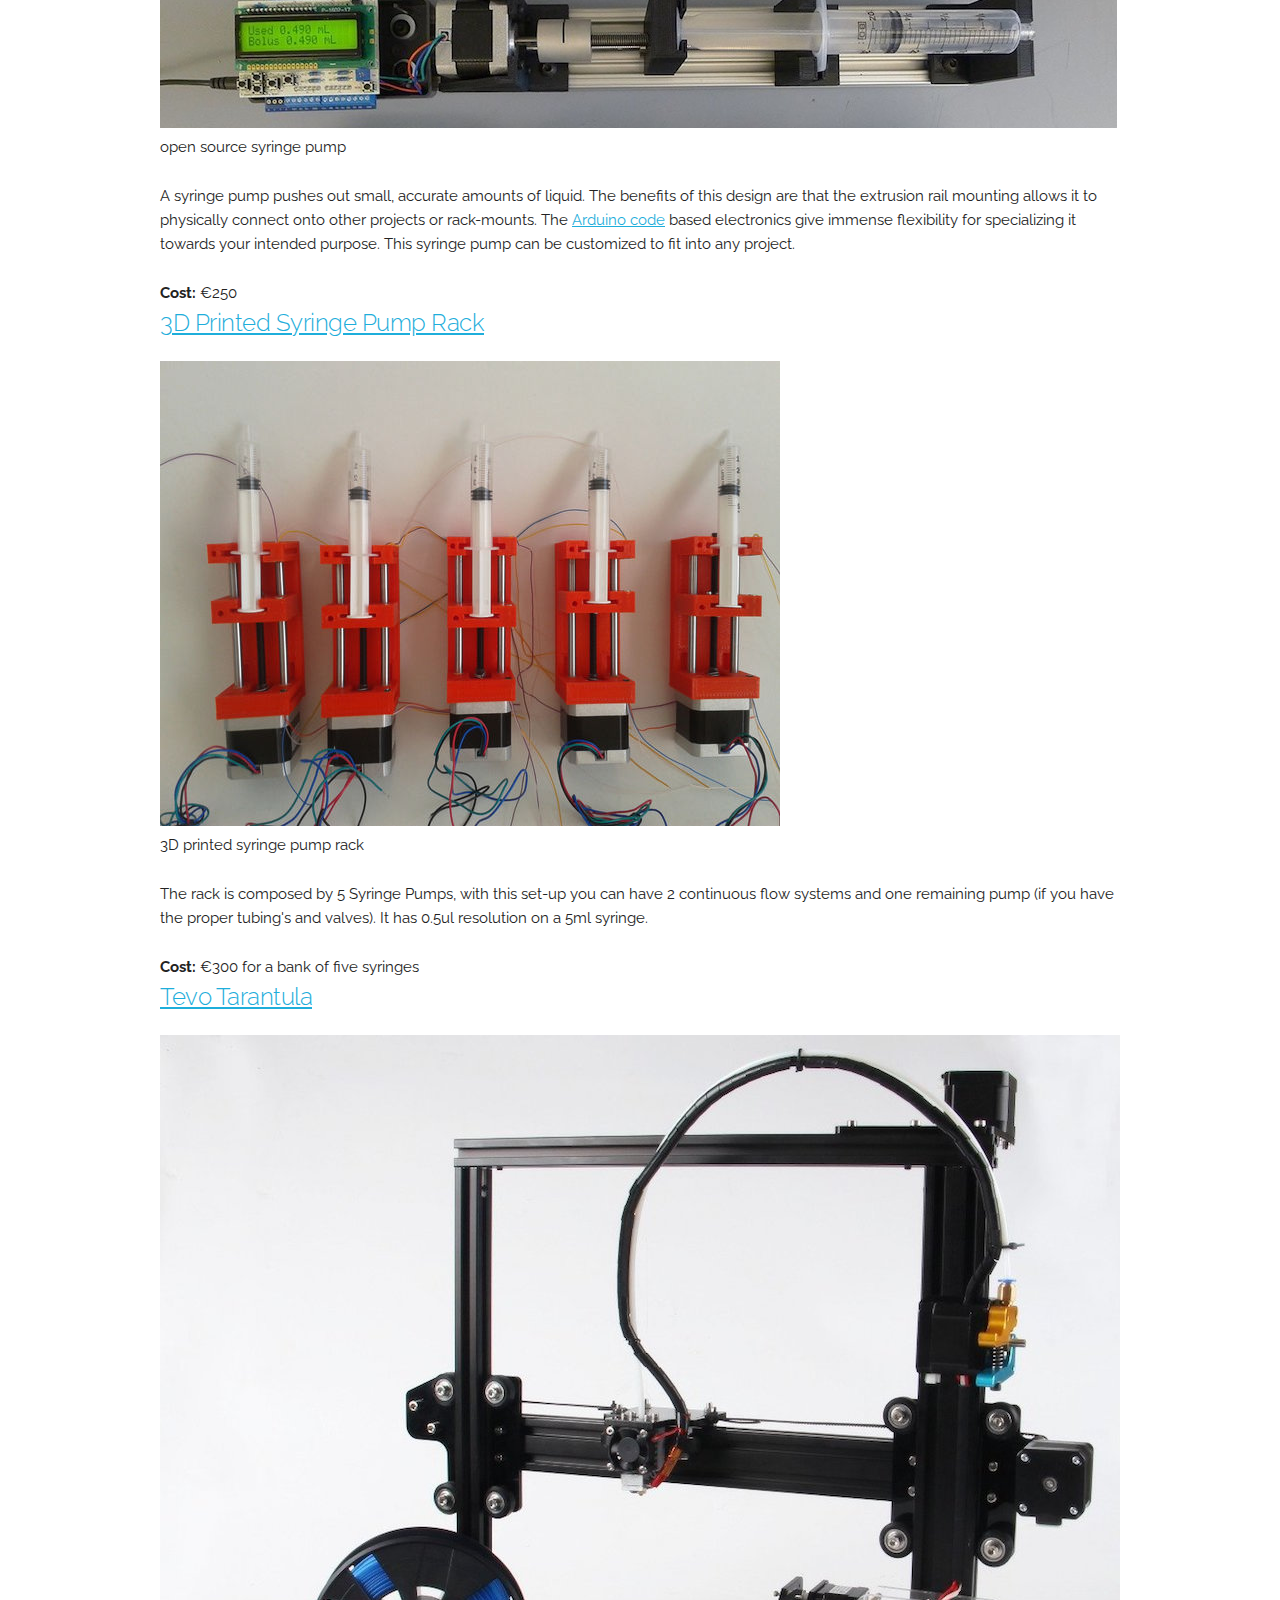
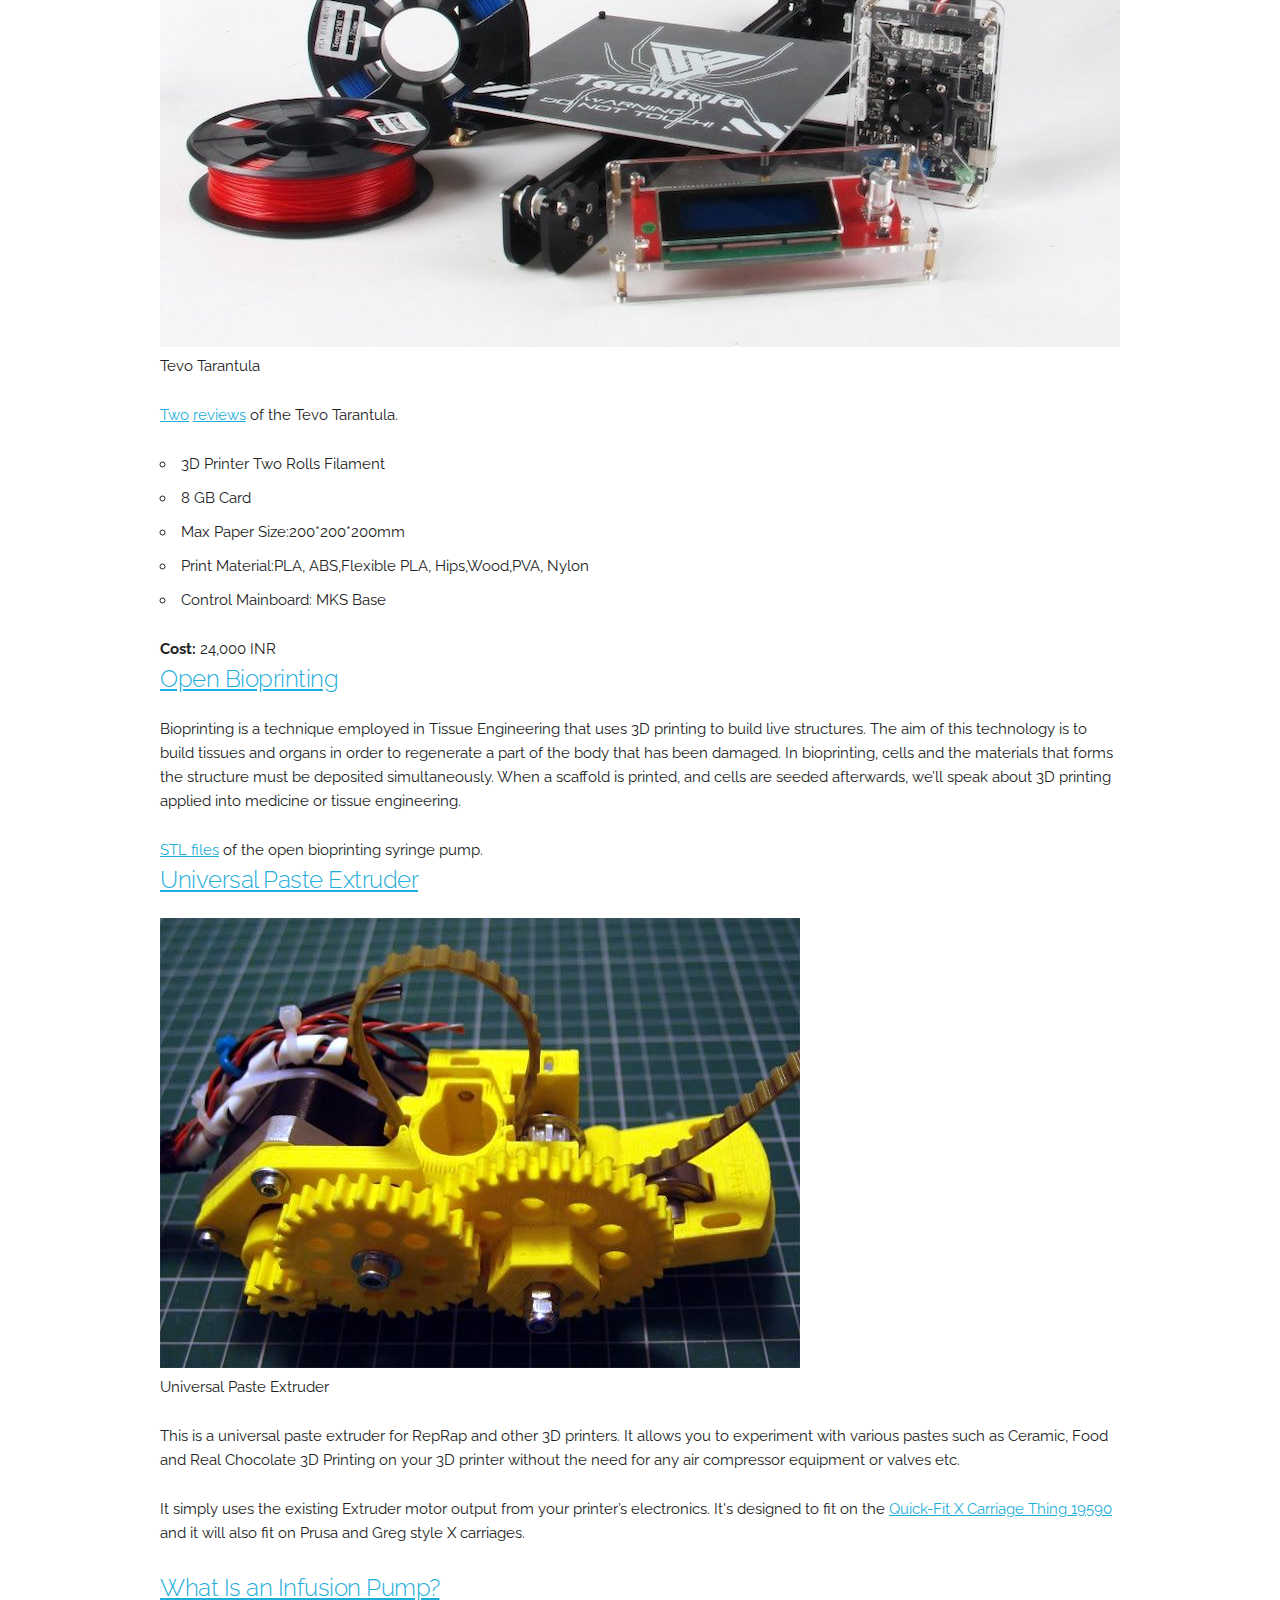
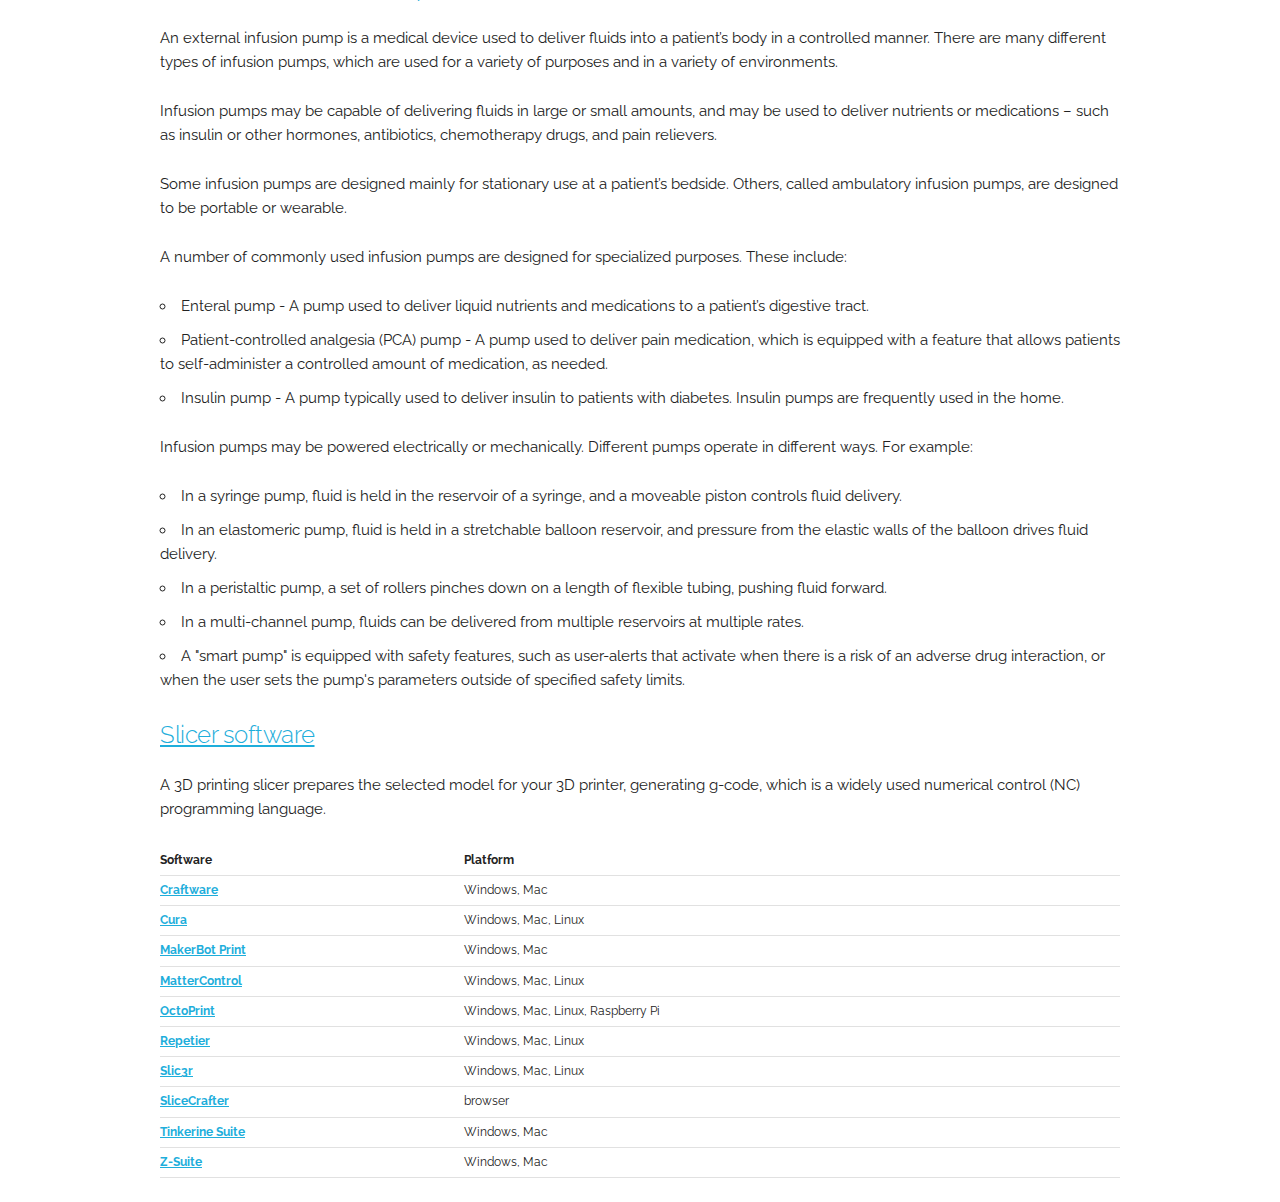
<file: mid-project-report.html>
<!DOCTYPE html>
<html lang="en">
<head>
    <meta charset="utf-8">
    <title>MycoPrinter: Mid-Project Report</title>
    <meta name="description" content="MycoPrinter, a bioprinter">
    <meta name="author" content="Puneet Kishor">
    <meta name="license" content="CC0 Public Domain Dedication">

    <meta name="viewport" content="width=device-width, initial-scale=1">

    <link href="//fonts.googleapis.com/css?family=Raleway:400,300,600" rel="stylesheet" type="text/css">

    <link rel="stylesheet" href="css/normalize.css">
    <link rel="stylesheet" href="css/skeleton.css">
    <link rel="stylesheet" href="css/mycoprinter.css">

    <link rel="icon" type="image/png" href="images/favicon.png">
</head>
<body>
    <nav class="top">
        <div class="container" id="mainMenu"></div>
        <div class="container on" id="subMenu">
            <b>Mid-Project Report</b>
            <a class="n" href="#intro">Intro</a>
            <a class="n" href="#bioprinters">Bioprinters</a>
            <a class="n" href="#substrates">Substrates</a>
        </div>
    </nav>

    <div class="container">
        <div class="row firstrow">
            <div class="twelve columns">
                <h4 id="intro">Introduction</h4>

                <p>The proposed printer, aka MycoPrinter, combines fused additive manufacturing (FDM) with plant biological tissue to create living organisms sculpted into artistic shapes. As such, it brings together engineering, biological sciences, and art together under the umbrella of open citizen science. The printer would allow printing relatively fine details that otherwise would be difficult to sculpt using regular mycelium growing techniques of mold making. Any artist wanting to work with mycelium should be able to use the MycoPrinter. In the following sections we discuss the preliminary research we have been doing on bioprinters and substrates.</p>

                <h4 id="bioprinters">Bioprinters</h4>

                <h5>Basic concepts of 3D printing</h5>

                <p>A 2D inkjet printer moves a printhead in the x,y directions. The print head lays down the printing material, usually ink of some sort, on a 2D surface.</p>
                <p>A 3D printer moves a print head, typically an extruder, in the  x,y,z directions. The extruder lays down some kind of plastic material by melting it and extruding it on a heated surface. By adding layers of material, a 3D object is printed.</p>
                <p>The 3D object is designed in a CAD program such as OpenSCAD. The CAD program can then export STL files that are read by a Slicer program. The Slicer literally slices the 3D model into layers and then prepares G-Code that can be read by a firmware. Marlin is the most popular firmware at the heart of most open source 3D printers. The typical workflow for creating and printing a 3D object is as follows:</p>
                <ul>
                    <li>3D model made in a CAD program such as OpenSCAD</li>
                    <li>Conversion to G-code using a Slicer program such as Cura</li>
                    <li>The G-code interpreted by open firmware such as Marlin</li>
                    <li>Printed on a 3D printer such as Prusa i3 Mk2 clone</li>
                </ul>
                <p>If the printhead (the extruder) is replaced with a mechanism that pushes out a biological substrate, we get a bioprinter. Such mechanism is typically a syringe pump, literally a large capacity syringe whose plunger is pushed by a motor. The following sections go into more detail with various approaches and experiments undertaken by the open bioprinting community.</p>

                <h5>Research</h5>
                
                <p>We studied a number of existing projects that have attempted to make a bioprinter with varying degrees of success. Most of our research was conducted online as actual working instances of bioprinters are still relatively rare compared to normal 3D printers that are becoming fairly commonplace.</p>

                <h5>Findings</h5>

                <p>Early experiments in open source bioprinting started with 2D printers, either modifying existing inkjet printers or creating an  x,y mechanism using parts scavenged from old CD ROM drives. There are, however, several issues with such an approach that create a problem for bioprinting. Most inkjet heads have a very fine resolution, too fine for the much coarser biological substrate that one might want to print with a bioprinter. Of course, the more obvious problem is that the printed objects can only be on a 2D plane.</p>

                <p>Another route for creating a bioprinter is to convert an existing CNC machine. Fitting a CNC machine with a syringe pump can result in a viable “plotter” with biological substrate. However, a problem with this approach is similar to that of converting an inkjet printer in that it is limited to 2D printing. Additionally, this is a relatively expensive route because CNC machines are expensive to begin with.</p>

                <p>Taking the approach of converting a non-3D printer to do 3D printing also involves dealing with the software to drive the stepper motor that powers the extruder. This increases the complexity and cost of this route.</p>

                <h5>Conclusion</h5>

                <p>Instead of dealing with the problems associated with 2D printers, it makes more sense to start with a DIY 3D printer kit and modify its print head to extrude biological substrate. Since the 3D printer already comes with all the functionality listed in #1-4 above (see Basic concepts of 3D printing), most of the attention can be devoted to the substrate and the extruder. A well-regarded ready-to-assemble 3D printer kit such as the Tevo Tarantula based on the open source RepRap project can be combined with a multi-substrate paste extruder, or better yet, an open source syringe pump design to create a basic 3D bioprinter.</p>

                <h5>References</h5>
                
                <p>See the Appendix for a list of existing projects that were researched.</p>

                <h4 id="substrates">Substrates</h4>

                <p>This report describes the research on various substrates for cultivating fungus species Grey Oyster Mushroom (<i>Pleurotus ostreatus</i>), suitable for use in a bioprinter. The research was conducted starting October 10th and ending January 9th for the first stage of the project. Please refer to the table below for the results of first experiments with the various substrates.</p>

                <h5>Basic concepts of substrates</h5>

                <p>Per the Merriam-Webster dictionary, a substrate is a base on or in which other organisms can live. In the world of mushrooms, a substrate is any substance on which mycelium will grow. Mycelium is the vegetative part of a fungus or fungus-like bacterial colony, consisting of a mass of branching, thread-like hyphae. … Through the mycelium, a fungus absorbs nutrients from its environment.</p>

                <p>Many different materials may be considered a substrate, from breadcrumbs to coffee grounds to straw. For bioprinting, we need to evaluate the suitability of various substrates not just for how well mycelium grows on them but also for their structural properties. The substrate has to be able to hold up in the form of the 3D object printed with the bioprinter.</p>

                <p>In the next sections we describe the result of our ongoing experiments with various substrates for growing the oyster mushroom.</p>

                <h5>Research</h5>
                
                <ul>
                    <li>Fungi species: Pleurotus (oyster mushroom)</li>
                    <li>Temperature of incubator : 28ºC </li>
                </ul>
                
                <table class="u-full-width">
                    <thead>
                        <tr>
                            <th>Substrate</th>
                            <th>Med grade agar</th>
                            <th>Tapioca</th>
                            <th>Coffee grounds</th>
                            <th>Bread crumbs</th>
                            <th>Brown rice flour</th>
                            <th>Pine saw dust</th>
                            <th>Viscosity</th>
                            <th>Growth</th>
                        </tr>
                    </thead>
                    <tbody>
                        <tr>
                            <th>Med grade agar</th>
                            <td></td>
                            <td></td>
                            <td></td>
                            <td>Very good 10/10/17</td>
                            <td></td>
                            <td></td>
                            <td></td>
                            <td>3-7 days</td>
                        </tr>
                        <tr>
                            <th>Tapioca</th>
                            <td></td>
                            <td>Good 12/20/17</td>
                            <td>Inconclusive 12/20/17</td>
                            <td></td>
                            <td></td>
                            <td></td>
                            <td></td>
                            <td>?</td>
                        </tr>
                        <tr>
                            <th>Coffee grounds</th>
                            <td></td>
                            <td></td>
                            <td>Very good 12/20/17</td>
                            <td></td>
                            <td></td>
                            <td></td>
                            <td></td>
                            <td>10-20 days</td>
                        </tr>
                        <tr>
                            <th>Bread crumbs</th>
                            <td>Very good 12/20/17</td>
                            <td></td>
                            <td></td>
                            <td></td>
                            <td></td>
                            <td></td>
                            <td></td>
                            <td>3-7 days</td>
                        </tr>
                        <tr>
                            <th>Brown rice flour</th>
                            <td>01/09/18</td>
                            <td></td>
                            <td>01/09/18</td>
                            <td>01/09/18</td>
                            <td></td>
                            <td></td>
                            <td></td>
                            <td></td>
                        </tr>
                        <tr>
                            <th>Pine saw dust</th>
                            <td></td>
                            <td></td>
                            <td></td>
                            <td></td>
                            <td></td>
                            <td></td>
                            <td></td>
                            <td></td>
                        </tr>
                    </tbody>
                </table>

                <i><b>Note:</b> All substrates use distilled water which is essential for mycelium growth.</i>
                <br><br>

                <h5>Findings</h5>

                <p><b>Breadcrumbs and medical grade agar:</b> This combination resulted in a very rapid growth, with the mycelium completely taking over the substrate within seven days in the incubator. For printing purposes, however, the breadcrumbs and agar substrate might be too liquid to maintain sculptural shape. We need to add a thickening agent to make it more viscous and stable. More experiments will be done with coffee grounds and brown rice flour.</p>

                <figure>
                    <img class="u-max-full-width" src="images/breadcrumbs-agar.jpg">
                    <figcaption>Breadcrumbs and agar (substrate A)</figcaption>
                </figure>

                <p><b>Coffee grounds:</b> Great growth but it needs more time to overtake the substrate (10-20 days) that might be a little too long for the limited time of the residency. Thus the next stage of  experiment is to combine coffee grounds with substrate A (breadcrumbs and agar) to explore whether that combination will create optimal growth/time ratio. We are looking for an ideal seven days for complete takeover of the sculptural substrate. These results will be ready within next two weeks. Plus, Subtrate A could be potentially more stable for maintaining its shape.
                <br>
                <i>Next step: Brown Rice Flour + Agar + Coffee (Subtrate B) - waiting for results within next 2 weeks.</i>
                </p>

                <figure>
                    <img class="u-max-full-width" src="images/coffee-grounds.jpg">
                    <figcaption>Coffee grounds: good growth</figcaption>
                </figure>
                
                <p><b>Tapioca:</b> So far mycelium demonstrated some growth but looked like it struggled. On the other hand,  tapioca possesses great qualities of strong silicone like material which could provide necessary stability for 3D printing.
                <br>
                <i>Next step: Waiting for more results from combining tapioca + Substrate A or B (Substrate C).</i>
                </p>

                <figure>
                    <img class="u-max-full-width" src="images/tapioca.jpg">
                    <figcaption>Tapioca: inconclusive; mycelium grew on the thin layer of tapioca on the side of the jar</figcaption>
                </figure>
                
                <p><b>Brown rice flour:</b> Brown rice flour mixed with distilled water demonstrates a great gel like quality and is able to maintain its shape to certain extent (please see video 1 for reference)</p>

                <figure>
                    <img class="u-max-full-width" src="images/brown-rice-flour.jpg">
                    <figcaption>Brown rice flour: work in progress</figcaption>
                </figure>

                <figure>
                    <img class="u-max-full-width" src="images/syringe-pump-breadcrumbs.gif">
                    <figcaption>Brown rice flour: being extruded from a syringe</figcaption>
                </figure>
            
                <h5>Conclusion</h5>
                
                <p>The point of this research is to find an optimal substrate that will provide necessary nutrients for rapid mycelium growth and demonstrate strong gel like qualities to maintain the shape of the 3D printed sculpture. So far the results are  very optimistic and I think through specific combinations of A, B and C we will be able to find our “golden ratio” before the beginning of the residency at Khoj.</p>

                <h5>References</h5>

                <ul>
                    <li><a href="http://www.sciencedirect.com/science/article/pii/S0269749117300295?via%3Dihub" target="_blank">Biodegradation of polyester polyurethane by Aspergillus tubingensis.</a></li>
                </ul>

                <h4 id="appendix">Appendix</h4>

                <h5><a href="http://www.instructables.com/id/DIY-BioPrinter/" target="_blank">DIY Bioprinter</a></h5>

                <p>An <code>x,y</code> printer using old CD-ROM drive mechanisms and an inkjet printer head. Inkjet printer heads have too fine a resolution for biological substrates. The Arduino Inkshield can serve better for biological material, but this design is limited to 2D printing.</p>
                
                <p>Lessons learned:

                    <ul>
                        <li>Would have been better to adapt the existing RAMPS (RepRap Arduino MEGA Pololu Shield) technology that has already been well developed for precisely this purpose by the 3D printing community. In particular, the Pololu stepper drivers already have microstepping capability built-in.</li>

                        <li>Building your own XY stage for essentially free is great! But we are using these stepper motors for something they were never designed for, and it's starting to show. We are already getting some trouble with the bottom stage skipping occasionally, presumably because we've been resetting the sage by hand too often, which puts a lot of wear on the plastic bits that track the worm gear. It would be easy enough to buy some stepper motors brand-new, laser cut a frame to hold them, add some micro switches for end stops, and code a position reset function in software.</li>

                        <li>Once you start sourcing brand new stepper motors, laser cutting a frame, and wiring up RAMPS electronics, why not just start with a 3D printer instead? If we get tired with our current BioPrinter version, that's probably the direction we'll go. Cost would likely go up by an order of magnitude or so though.</li>

                        <li>Having a single print head has its own limitations. If we really wanted to do some sort of tissue engineering, we'd love to be able to print multiple cell types, and put some scaffolding material in between. We could potentially put two inkjet cartridges back-to-back. The solution the Big Boys in this field use is syringe pumps. Imagine having several syringe pumps sitting next to the printer, each feeding a different printing material via a thin tube to a needle mounted on the print head.</li>
                    </ul>
                </p>

                <h5><a href="https://www.drdflo.com/food-printer-frame" target="_blank">Building a 3D Printer from a CNC machine</a></h5>

                <p>These instructions are a part of Dr. D-Flo’s <a href="https://www.drdflo.com/foodprinter" target="_blank">3D Food Printer</a> series. The X-Controller native to the X-Carve is unable to interface with 3D printer softwares, and popular 3D printer controller boards, such as RAMPS 1.4 and Rambo, have stepper drivers that are unable to power the large motors of the X-Carve. Therefore, Dr. D-Flo has used RAMPs 1.4 with large "external" stepper drivers.</p>

                <h5><a href="https://pinshape.com/blog/3-interesting-3d-printer-controller-boards/" target="_blank">3D Printer Controller Boards</a></h5>

                <p>Controller boards are the brains of your 3D printer, powering everything from your motors to your hotend. The processing power of your controller board can play a large role in how detailed your prints come out, especially for non-cartesian machines like delta printers.</p>

                <h5><a href="http://marlinfw.org" target="_blank">Open Source 3D Printer Firmware</a></h5>

                <p>First created in 2011 for RepRap and Ultimaker, today Marlin drives most of the world's 3D printers. Reliable and precise, it delivers outstanding print quality while keeping you in full control of the process. As an open source project hosted on Github, Marlin is owned and maintained by the maker community.</p>

                <p>Marlin is an open source firmware for the RepRap family of replicating rapid prototypers — popularly known as “3D printers.” It was derived from Sprinter and grbl, and became a standalone open source project on August 12, 2011 with its Github release. Marlin is licensed under the GPLv3 and is free for all applications.</p>

                <p>From the start Marlin was built by and for RepRap enthusiasts to be a straightforward, reliable, and adaptable printer driver that “just works.” As a testament to its quality, Marlin is used by several respected commercial 3D printers. Ultimaker, Printrbot, AlephObjects (Lulzbot), and Prusa Research are just a few of the vendors who ship a variant of Marlin.</p>

                <p>One key to Marlin’s popularity is that it runs on inexpensive 8-bit Atmel AVR micro-controllers. These chips are at the center of the popular open source Arduino/Genuino platform. The reference platform for Marlin is an Arduino Mega2560 with RAMPS 1.4.</p>

                <h5><a href="https://goo.gl/nZE9Y8" target="_blank">3D Printer Controller Kit</a></h5>

                <p>For Arduino Mega 2560 Uno R3 Starter Kits + RAMPS 1.4 with Upgraded Mosfet + 5pcs A4988 Stepper Motor Driver + LCD 12864 for Arduino Reprap (14 items):

                    <ul>
                        <li>3D Printer Controller Kit Mega 2560 R3</li>
                        <li>3D Printer Controller RAMPS 1.4 interfaces an Arduino Mega2560 board. The modular design includes a plug in stepper drivers and extruder control electronics on an Arduino-compatible MEGA shield for easy service, part replacement, upgradeability and expansion</li>
                        <li>LCD 12864 Graphic Smart Display Controller and the A4988 Stepper Motor Driver</li>
                        <li>3D Printer Controller 100% compatible with Arduino RepRap</li>
                    </ul>

                    <b>Cost:</b> $39
                </p>

                <h5><a href="https://hackaday.io/project/1838/instructions" target="_blank">Open Syringe Pump</a></h5>

                <figure>
                    <img class="u-max-full-width" src="images/open-syringe-pump.jpg">
                    <figcaption>open source syringe pump</figcaption>
                </figure>

                <p>A syringe pump pushes out small, accurate amounts of liquid.  The benefits of this design are that the extrusion rail mounting allows it to physically connect onto other projects or rack-mounts. The <a href="https://github.com/naroom/OpenSyringePump" target="_blank">Arduino code</a> based electronics give immense flexibility for specializing it towards your intended purpose. This syringe pump can be customized to fit into any project.</p>

                <b>Cost:</b> €250

                <h5><a href="http://www.instructables.com/id/3D-Printed-Syringe-Pump-Rack/" target="_blank">3D Printed Syringe Pump Rack</a></h5>

                <figure>
                    <img class="u-max-full-width" src="images/syringe-pump-rack.jpg">
                    <figcaption>3D printed syringe pump rack</figcaption>
                </figure>

                <p>The rack is composed by 5 Syringe Pumps, with this set-up you can have 2 continuous flow systems and one remaining pump (if you have the proper tubing's and valves). It has 0.5ul resolution on a 5ml syringe.</p>

                <b>Cost:</b> €300 for a bank of five syringes

                <h5><a href="https://goo.gl/voCEhd" target="_blank">Tevo Tarantula</a></h5>

                <figure>
                    <img class="u-max-full-width" src="images/tevo-tarantula.jpg">
                    <figcaption>Tevo Tarantula</figcaption>
                </figure>

                <p>
                    <a href="https://www.youtube.com/watch?v=-84HitN0c2E" target="_blank">Two</a> <a href="https://www.youtube.com/watch?v=iW36HGhtPZA" target="_blank">reviews</a> of the Tevo Tarantula.
                    
                    <ul>
                        <li>3D Printer Two Rolls Filament</li>
                        <li>8 GB Card</li>
                        <li>Max Paper Size:200*200*200mm</li>
                        <li>Print Material:PLA, ABS,Flexible PLA, Hips,Wood,PVA, Nylon</li>
                        <li>Control Mainboard: MKS Base</li>
                    </ul>
                </p>

                <b>Cost:</b> 24,000 INR

                <h5><a href="http://openbioprinting.org" target="_blank">Open Bioprinting</a></h5>

                <p>Bioprinting is a technique employed in Tissue Engineering that uses 3D printing to build live structures. The aim of this technology is to build tissues and organs in order to regenerate a part of the body that has been damaged. In bioprinting, cells and the materials that forms the structure must be deposited simultaneously. When a scaffold is printed, and cells are seeded afterwards, we’ll speak about 3D printing applied into medicine or tissue engineering.</p>

                <a href="https://github.com/OpenBioprinting/syringe_pump" target="_blank">STL files</a> of the open bioprinting syringe pump.

                <h5><a href="https://richrap.blogspot.in/2012/04/universal-paste-extruder-ceramic-food.html" target="_blank">Universal Paste Extruder</a></h5>

                <figure>
                    <img class="u-max-full-width" src="images/universal-paste-extruder.jpg">
                    <figcaption>Universal Paste Extruder</figcaption>
                </figure>

                <p>This is a universal paste extruder for RepRap and other 3D printers. It allows you to experiment with various pastes such as Ceramic, Food and Real Chocolate 3D Printing on your 3D printer without the need for any air compressor equipment or valves etc.</p>

                <p>It simply uses the existing Extruder motor output from your printer’s electronics. It's designed to fit on the <a href="http://www.thingiverse.com/thing:19590" target="_blank">Quick-Fit X Carriage Thing 19590</a> and it will also fit on Prusa and Greg style X carriages.</p>

                <h5><a href="https://www.fda.gov/MedicalDevices/ProductsandMedicalProcedures/GeneralHospitalDevicesandSupplies/InfusionPumps/ucm202495.htm" target="_blank">What Is an Infusion Pump?</a></h5>

                <p>An external infusion pump is a medical device used to deliver fluids into a patient’s body in a controlled manner. There are many different types of infusion pumps, which are used for a variety of purposes and in a variety of environments.</p>
                 
                <p>Infusion pumps may be capable of delivering fluids in large or small amounts, and may be used to deliver nutrients or medications – such as insulin or other hormones, antibiotics, chemotherapy drugs, and pain relievers.</p>
                
                <p>Some infusion pumps are designed mainly for stationary use at a patient’s bedside. Others, called ambulatory infusion pumps, are designed to be portable or wearable.</p>
                
                <p>A number of commonly used infusion pumps are designed for specialized purposes. These include:</p>

                <ul>
                    <li>Enteral pump - A pump used to deliver liquid nutrients and medications to a patient’s digestive tract.</li>

                    <li>Patient-controlled analgesia (PCA) pump - A pump used to deliver pain medication, which is equipped with a feature that allows patients to self-administer a controlled amount of medication, as needed.</li>

                    <li>Insulin pump - A pump typically used to deliver insulin to patients with diabetes. Insulin pumps are frequently used in the home.</li>
                </ul>
                        
                <p>Infusion pumps may be powered electrically or mechanically. Different pumps operate in different ways. For example:</p>

                <ul>
                    <li>In a syringe pump, fluid is held in the reservoir of a syringe, and a moveable piston controls fluid delivery.</li>

                    <li>In an elastomeric pump, fluid is held in a stretchable balloon reservoir, and pressure from the elastic walls of the balloon drives fluid delivery.</li>

                    <li>In a peristaltic pump, a set of rollers pinches down on a length of flexible tubing, pushing fluid forward.</li>

                    <li>In a multi-channel pump, fluids can be delivered from multiple reservoirs at multiple rates.</li>

                    <li>A "smart pump" is equipped with safety features, such as user-alerts that activate when there is a risk of an adverse drug interaction, or when the user sets the pump's parameters outside of specified safety limits.</li>
                </ul>
                        
                </p>

                <h5><a href="https://all3dp.com/1/best-3d-slicer-software-3d-printer/" target="_blank">Slicer software</a></h5>

                <p>A 3D printing slicer prepares the selected model for your 3D printer, generating g-code, which is a widely used numerical control (NC) programming language.</p>

                <table class="u-full-width">
                        <thead>
                            <tr>
                                <th>Software</th>
                                <th>Platform</th>
                            </tr>
                        </thead>
                        <tbody>
                            <tr>
                                <th><a href="https://all3dp.com/1/best-3d-slicer-software-3d-printer/#craftware" target="_blank">Craftware</a></th>
                                <td>Windows, Mac</td>
                            </tr>
                            <tr>
                                <th><a href="https://all3dp.com/1/best-3d-slicer-software-3d-printer/#cura" target="_blank">Cura</a></th>
                                <td>Windows, Mac, Linux</td>
                            </tr>
                            <tr>
                                <th><a href="https://all3dp.com/1/best-3d-slicer-software-3d-printer/#makerbot-print" target="_blank">MakerBot Print</a></th>
                                <td>Windows, Mac</td>
                            </tr>
                            <tr>
                                <th><a href="https://all3dp.com/1/best-3d-slicer-software-3d-printer/#mattercontrol" target="_blank">MatterControl</a></th>
                                <td>Windows, Mac, Linux</td>
                            </tr>
                            <tr>
                                <th><a href="https://all3dp.com/1/best-3d-slicer-software-3d-printer/#octoprint" target="_blank">OctoPrint</a></th>
                                <td>Windows, Mac, Linux, Raspberry Pi</td>
                            </tr>
                            <tr>
                                <th><a href="https://all3dp.com/1/best-3d-slicer-software-3d-printer/#repetier" target="_blank">Repetier</a></th>
                                <td>Windows, Mac, Linux</td>
                            </tr>
                            <tr>
                                <th><a href="https://all3dp.com/1/best-3d-slicer-software-3d-printer/#slic3r" target="_blank">Slic3r</a></th>
                                <td>Windows, Mac, Linux</td>
                            </tr>
                            <tr>
                                <th><a href="https://all3dp.com/1/best-3d-slicer-software-3d-printer/#slicecrafter" target="_blank">SliceCrafter</a></th>
                                <td>browser</td>
                            </tr>
                            <tr>
                                <th><a href="https://all3dp.com/1/best-3d-slicer-software-3d-printer/#tinkerine-suite" target="_blank">Tinkerine Suite</a></th>
                                <td>Windows, Mac</td>
                            </tr>
                            <tr>
                                <th><a href="https://all3dp.com/1/best-3d-slicer-software-3d-printer/#z-suite" target="_blank">Z-Suite</a></th>
                                <td>Windows, Mac</td>
                            </tr>
                        </tbody>
                    </table>

            </div>
        </div>
    </div>

    <script src="js/mycoprinter.js"></script>
    <script>
    window.onload = function() {
        menuMaker();
    };
    </script>
</body>
</html>
</file>
<file: css/skeleton.css>
/*
* Skeleton V2.0.4
* Copyright 2014, Dave Gamache
* www.getskeleton.com
* Free to use under the MIT license.
* http://www.opensource.org/licenses/mit-license.php
* 12/29/2014
*/


/* Table of contents
––––––––––––––––––––––––––––––––––––––––––––––––––
- Grid
- Base Styles
- Typography
- Links
- Buttons
- Forms
- Lists
- Code
- Tables
- Spacing
- Utilities
- Clearing
- Media Queries
*/


/* Grid
–––––––––––––––––––––––––––––––––––––––––––––––––– */
.container {
  position: relative;
  width: 100%;
  max-width: 960px;
  margin: 0 auto;
  padding: 0 20px;
  box-sizing: border-box; }
.column,
.columns {
  width: 100%;
  float: left;
  box-sizing: border-box; }

/* For devices larger than 400px */
@media (min-width: 400px) {
  .container {
    width: 85%;
    padding: 0; }
}

/* For devices larger than 550px */
@media (min-width: 550px) {
  .container {
    width: 80%; }
  .column,
  .columns {
    margin-left: 4%; }
  .column:first-child,
  .columns:first-child {
    margin-left: 0; }

  .one.column,
  .one.columns                    { width: 4.66666666667%; }
  .two.columns                    { width: 13.3333333333%; }
  .three.columns                  { width: 22%;            }
  .four.columns                   { width: 30.6666666667%; }
  .five.columns                   { width: 39.3333333333%; }
  .six.columns                    { width: 48%;            }
  .seven.columns                  { width: 56.6666666667%; }
  .eight.columns                  { width: 65.3333333333%; }
  .nine.columns                   { width: 74.0%;          }
  .ten.columns                    { width: 82.6666666667%; }
  .eleven.columns                 { width: 91.3333333333%; }
  .twelve.columns                 { width: 100%; margin-left: 0; }

  .one-third.column               { width: 30.6666666667%; }
  .two-thirds.column              { width: 65.3333333333%; }

  .one-half.column                { width: 48%; }

  /* Offsets */
  .offset-by-one.column,
  .offset-by-one.columns          { margin-left: 8.66666666667%; }
  .offset-by-two.column,
  .offset-by-two.columns          { margin-left: 17.3333333333%; }
  .offset-by-three.column,
  .offset-by-three.columns        { margin-left: 26%;            }
  .offset-by-four.column,
  .offset-by-four.columns         { margin-left: 34.6666666667%; }
  .offset-by-five.column,
  .offset-by-five.columns         { margin-left: 43.3333333333%; }
  .offset-by-six.column,
  .offset-by-six.columns          { margin-left: 52%;            }
  .offset-by-seven.column,
  .offset-by-seven.columns        { margin-left: 60.6666666667%; }
  .offset-by-eight.column,
  .offset-by-eight.columns        { margin-left: 69.3333333333%; }
  .offset-by-nine.column,
  .offset-by-nine.columns         { margin-left: 78.0%;          }
  .offset-by-ten.column,
  .offset-by-ten.columns          { margin-left: 86.6666666667%; }
  .offset-by-eleven.column,
  .offset-by-eleven.columns       { margin-left: 95.3333333333%; }

  .offset-by-one-third.column,
  .offset-by-one-third.columns    { margin-left: 34.6666666667%; }
  .offset-by-two-thirds.column,
  .offset-by-two-thirds.columns   { margin-left: 69.3333333333%; }

  .offset-by-one-half.column,
  .offset-by-one-half.columns     { margin-left: 52%; }

}


/* Base Styles
–––––––––––––––––––––––––––––––––––––––––––––––––– */
/* NOTE
html is set to 62.5% so that all the REM measurements throughout Skeleton
are based on 10px sizing. So basically 1.5rem = 15px :) */
html {
  font-size: 62.5%; }
body {
  font-size: 1.5em; /* currently ems cause chrome bug misinterpreting rems on body element */
  line-height: 1.6;
  font-weight: 400;
  font-family: "Raleway", "HelveticaNeue", "Helvetica Neue", Helvetica, Arial, sans-serif;
  color: #222; }


/* Typography
–––––––––––––––––––––––––––––––––––––––––––––––––– */
h1, h2, h3, h4, h5, h6 {
  margin-top: 0;
  margin-bottom: 2rem;
  font-weight: 300; }
h1 { font-size: 4.0rem; line-height: 1.2;  letter-spacing: -.1rem;}
h2 { font-size: 3.6rem; line-height: 1.25; letter-spacing: -.1rem; }
h3 { font-size: 3.0rem; line-height: 1.3;  letter-spacing: -.1rem; }
h4 { font-size: 2.4rem; line-height: 1.35; letter-spacing: -.08rem; }
h5 { font-size: 1.8rem; line-height: 1.5;  letter-spacing: -.05rem; }
h6 { font-size: 1.5rem; line-height: 1.6;  letter-spacing: 0; }

/* Larger than phablet */
@media (min-width: 550px) {
  h1 { font-size: 5.0rem; }
  h2 { font-size: 4.2rem; }
  h3 { font-size: 3.6rem; }
  h4 { font-size: 3.0rem; }
  h5 { font-size: 2.4rem; }
  h6 { font-size: 1.5rem; }
}

p {
  margin-top: 0; }


/* Links
–––––––––––––––––––––––––––––––––––––––––––––––––– */
a {
  color: #1EAEDB; }
a:hover {
  color: #0FA0CE; }


/* Buttons
–––––––––––––––––––––––––––––––––––––––––––––––––– */
.button,
button,
input[type="submit"],
input[type="reset"],
input[type="button"] {
  display: inline-block;
  height: 38px;
  padding: 0 30px;
  color: #555;
  text-align: center;
  font-size: 11px;
  font-weight: 600;
  line-height: 38px;
  letter-spacing: .1rem;
  text-transform: uppercase;
  text-decoration: none;
  white-space: nowrap;
  background-color: transparent;
  border-radius: 4px;
  border: 1px solid #bbb;
  cursor: pointer;
  box-sizing: border-box; }
.button:hover,
button:hover,
input[type="submit"]:hover,
input[type="reset"]:hover,
input[type="button"]:hover,
.button:focus,
button:focus,
input[type="submit"]:focus,
input[type="reset"]:focus,
input[type="button"]:focus {
  color: #333;
  border-color: #888;
  outline: 0; }
.button.button-primary,
button.button-primary,
input[type="submit"].button-primary,
input[type="reset"].button-primary,
input[type="button"].button-primary {
  color: #FFF;
  background-color: #33C3F0;
  border-color: #33C3F0; }
.button.button-primary:hover,
button.button-primary:hover,
input[type="submit"].button-primary:hover,
input[type="reset"].button-primary:hover,
input[type="button"].button-primary:hover,
.button.button-primary:focus,
button.button-primary:focus,
input[type="submit"].button-primary:focus,
input[type="reset"].button-primary:focus,
input[type="button"].button-primary:focus {
  color: #FFF;
  background-color: #1EAEDB;
  border-color: #1EAEDB; }


/* Forms
–––––––––––––––––––––––––––––––––––––––––––––––––– */
input[type="email"],
input[type="number"],
input[type="search"],
input[type="text"],
input[type="tel"],
input[type="url"],
input[type="password"],
textarea,
select {
  height: 38px;
  padding: 6px 10px; /* The 6px vertically centers text on FF, ignored by Webkit */
  background-color: #fff;
  border: 1px solid #D1D1D1;
  border-radius: 4px;
  box-shadow: none;
  box-sizing: border-box; }
/* Removes awkward default styles on some inputs for iOS */
input[type="email"],
input[type="number"],
input[type="search"],
input[type="text"],
input[type="tel"],
input[type="url"],
input[type="password"],
textarea {
  -webkit-appearance: none;
     -moz-appearance: none;
          appearance: none; }
textarea {
  min-height: 65px;
  padding-top: 6px;
  padding-bottom: 6px; }
input[type="email"]:focus,
input[type="number"]:focus,
input[type="search"]:focus,
input[type="text"]:focus,
input[type="tel"]:focus,
input[type="url"]:focus,
input[type="password"]:focus,
textarea:focus,
select:focus {
  border: 1px solid #33C3F0;
  outline: 0; }
label,
legend {
  display: block;
  margin-bottom: .5rem;
  font-weight: 600; }
fieldset {
  padding: 0;
  border-width: 0; }
input[type="checkbox"],
input[type="radio"] {
  display: inline; }
label > .label-body {
  display: inline-block;
  margin-left: .5rem;
  font-weight: normal; }


/* Lists
–––––––––––––––––––––––––––––––––––––––––––––––––– */
ul {
  list-style: circle inside; }
ol {
  list-style: decimal inside; }
ol, ul {
  padding-left: 0;
  margin-top: 0; }
ul ul,
ul ol,
ol ol,
ol ul {
  margin: 1.5rem 0 1.5rem 3rem;
  font-size: 90%; }
li {
  margin-bottom: 1rem; }


/* Code
–––––––––––––––––––––––––––––––––––––––––––––––––– */
code {
  padding: .2rem .5rem;
  margin: 0 .2rem;
  font-size: 90%;
  white-space: nowrap;
  background: #F1F1F1;
  border: 1px solid #E1E1E1;
  border-radius: 4px; }
pre > code {
  display: block;
  padding: 1rem 1.5rem;
  white-space: pre; }


/* Tables
–––––––––––––––––––––––––––––––––––––––––––––––––– */
th,
td {
  padding: 12px 15px;
  text-align: left;
  border-bottom: 1px solid #E1E1E1; }
th:first-child,
td:first-child {
  padding-left: 0; }
th:last-child,
td:last-child {
  padding-right: 0; }


/* Spacing
–––––––––––––––––––––––––––––––––––––––––––––––––– */
button,
.button {
  margin-bottom: 1rem; }
input,
textarea,
select,
fieldset {
  margin-bottom: 1.5rem; }
pre,
blockquote,
dl,
figure,
table,
p,
ul,
ol,
form {
  margin-bottom: 2.5rem; }


/* Utilities
–––––––––––––––––––––––––––––––––––––––––––––––––– */
.u-full-width {
  width: 100%;
  box-sizing: border-box; }
.u-max-full-width {
  max-width: 100%;
  box-sizing: border-box; }
.u-pull-right {
  float: right; }
.u-pull-left {
  float: left; }


/* Misc
–––––––––––––––––––––––––––––––––––––––––––––––––– */
hr {
  margin-top: 3rem;
  margin-bottom: 3.5rem;
  border-width: 0;
  border-top: 1px solid #E1E1E1; }


/* Clearing
–––––––––––––––––––––––––––––––––––––––––––––––––– */

/* Self Clearing Goodness */
.container:after,
.row:after,
.u-cf {
  content: "";
  display: table;
  clear: both; }
</file>
<file: css/mycoprinter.css>
nav.top {
    position: fixed;
    top: 0;
    border-bottom: 1px solid #cccccc;
    background-color: white;
    width: 100%;
    height: auto;
    min-height: 60px;
    text-transform: uppercase;
    font-size: 1rem;
    padding-top: 2rem;
    z-index: 10;
}
nav a, nav b {
    padding-right: 10px;
}
nav a.new:after {
    content: '⬅︎';
    margin-left: 10px;
    padding: 2px;
    color: red;
}
nav a {
    text-decoration: none;
}
figure {
    width: 100%;
    margin-left: 0;
}
#cc0 {
    border: none;
    margin-top: 7px;
    margin-bottom: 0;
    margin-right: 1rem;    
}
#citation {
    font-size: 1.2rem;
    border: 1px solid grey;
    padding: 1rem;
}
cite {
    font-style: normal;
}
table {
    width: 100%;
    table-layout:fixed;
    font-size: 0.7rem;
}
th, td {
    vertical-align: top;
    text-align: left;
    padding: 5px;
}
.on {
    visibility: visible;
}
.off {
    visibility: hidden;
}
.firstrow {
    position: relative;
    top: 120px !important;;
}

/* 
 * carousel, based on
 *
 * https://codepo8.github.io/simple-carousel/carousel-images.html
 */
.carouselbox {
    width: 100%;
    max-width: 1200px;
    position: relative;
    margin: 0em;
    border: 1px solid #ccc;
    box-shadow: 2px 2px 10px #ccc;
    overflow: hidden;
    padding-bottom: 75%;
}
.content {
    margin: 0;
    padding: 0;
    height: 100%;
    width: 100%;
    position: absolute;
    top: 0;
    left: 0;
}
.content figure {
    margin: 0;
    padding: 0;
    text-align: center;
    font-size: small;
    z-index: 2;
}
.active figure {
    position: absolute;
    top: 2000px;
}
.active figure.current {
    top: 35px;
    
}
figure {
    height: 100%;
}
/* figure img {
    height: calc(100% - 70px);
} */
.buttons {
    display: none;
    height: 25px !important;
}
.active .buttons {
    display: block;
    padding: 5px 0;
    text-align: center;
    z-index: 10;
    position: relative;
}
.carouselbox button {
    border: none;
    visibility: hidden;
}
.active button {
    visibility: visible;
} 
.offscreen {
    position: absolute;
    left: -2000px;
}

/* overide Skeleton styles */
button {
    height: 0 !important;
    line-height: 0 !important;
    white-space: nowrap;
    border-radius: none !important;
    border: none !important;
    cursor: pointer; 
    height: 0 !important;
    padding: 5px 10px !important;
    letter-spacing: 0 !important;
    white-space: auto !important;
    background-color: auto !important;
    box-sizing: border-box;
}
/* end carousel */

/* Media Queries
–––––––––––––––––––––––––––––––––––––––––––––––––– */
/*
Note: The best way to structure the use of media queries is to create the queries
near the relevant code. For example, if you wanted to change the styles for buttons
on small devices, paste the mobile query code up in the buttons section and style it
there.
*/


/* Larger than mobile */
@media (min-width: 400px) {}

/* Larger than phablet (also point when grid becomes active) */
@media (min-width: 550px) {
    table {
        font-size: 1.2rem;
        table-layout: auto;
    }
}

/* Larger than tablet */
@media (min-width: 750px) {}

/* Larger than desktop */
@media (min-width: 1000px) {}

/* Larger than Desktop HD */
@media (min-width: 1200px) {}
</file>
